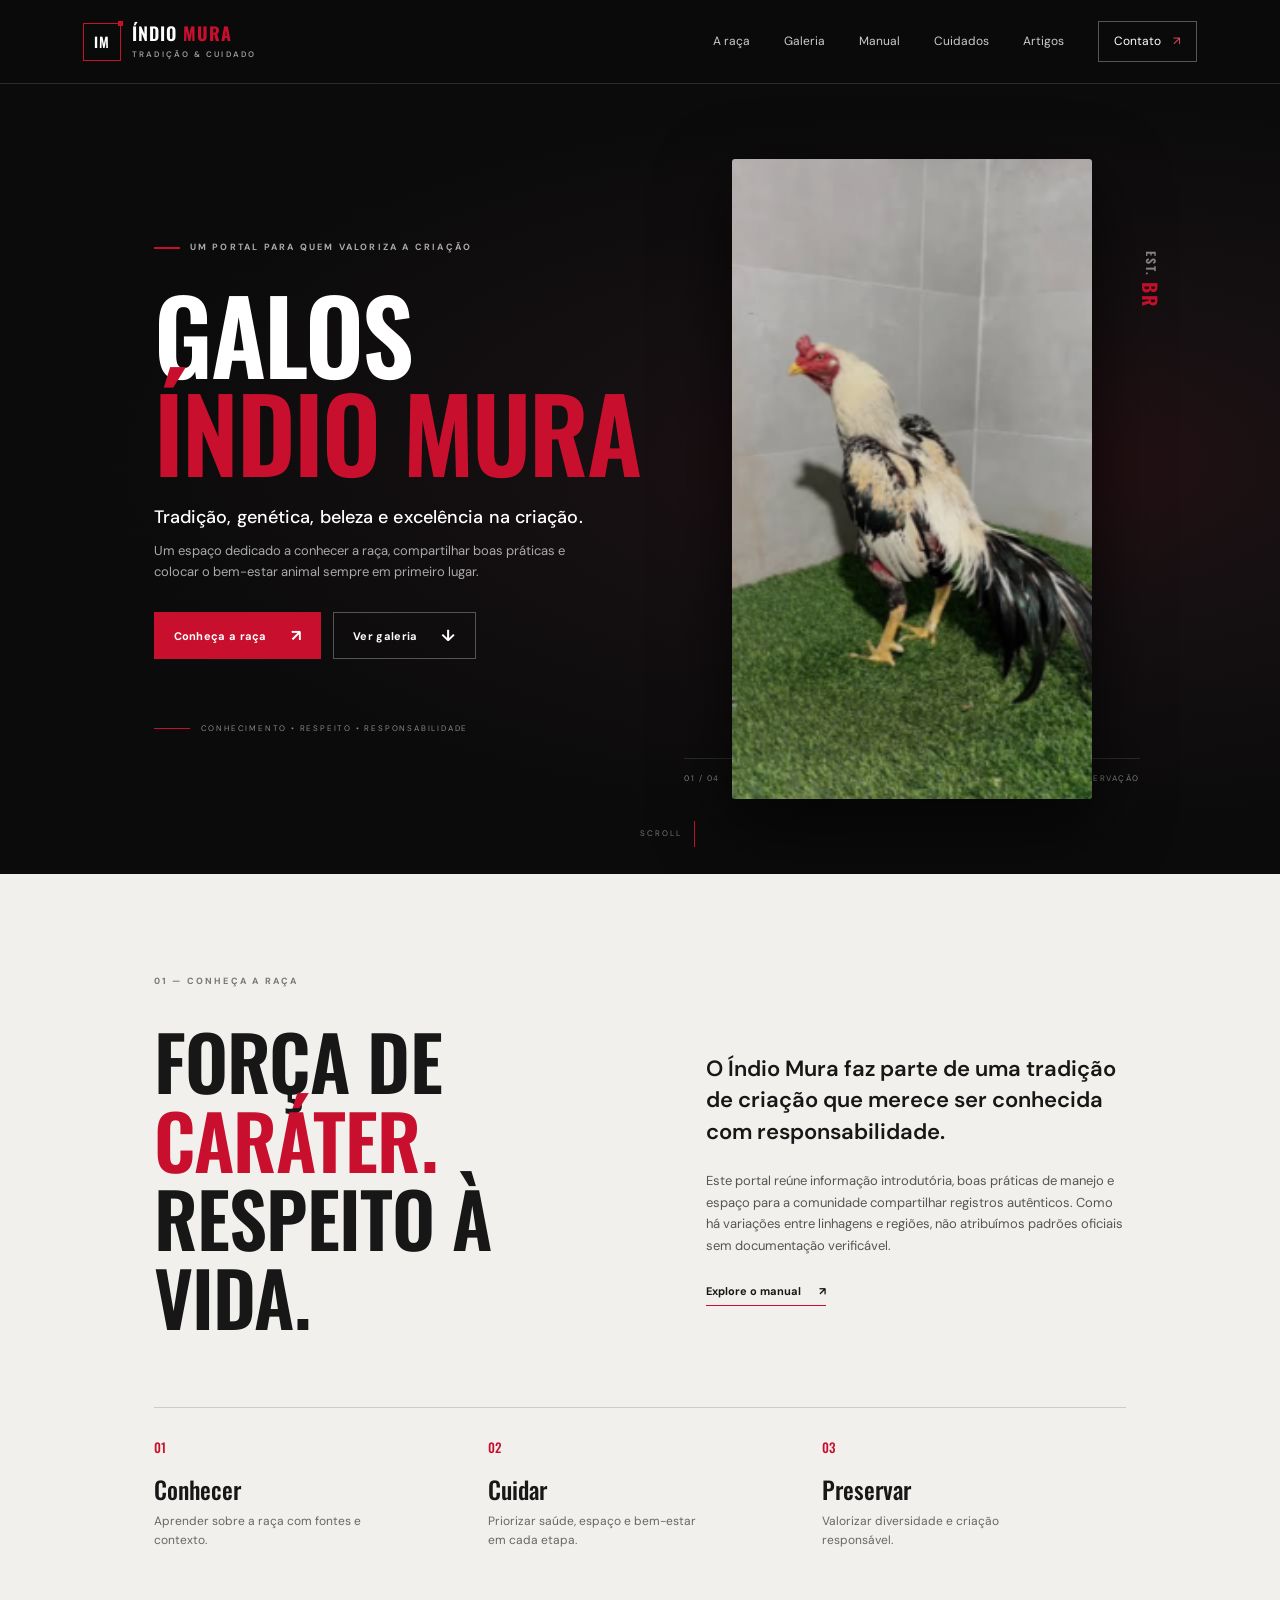
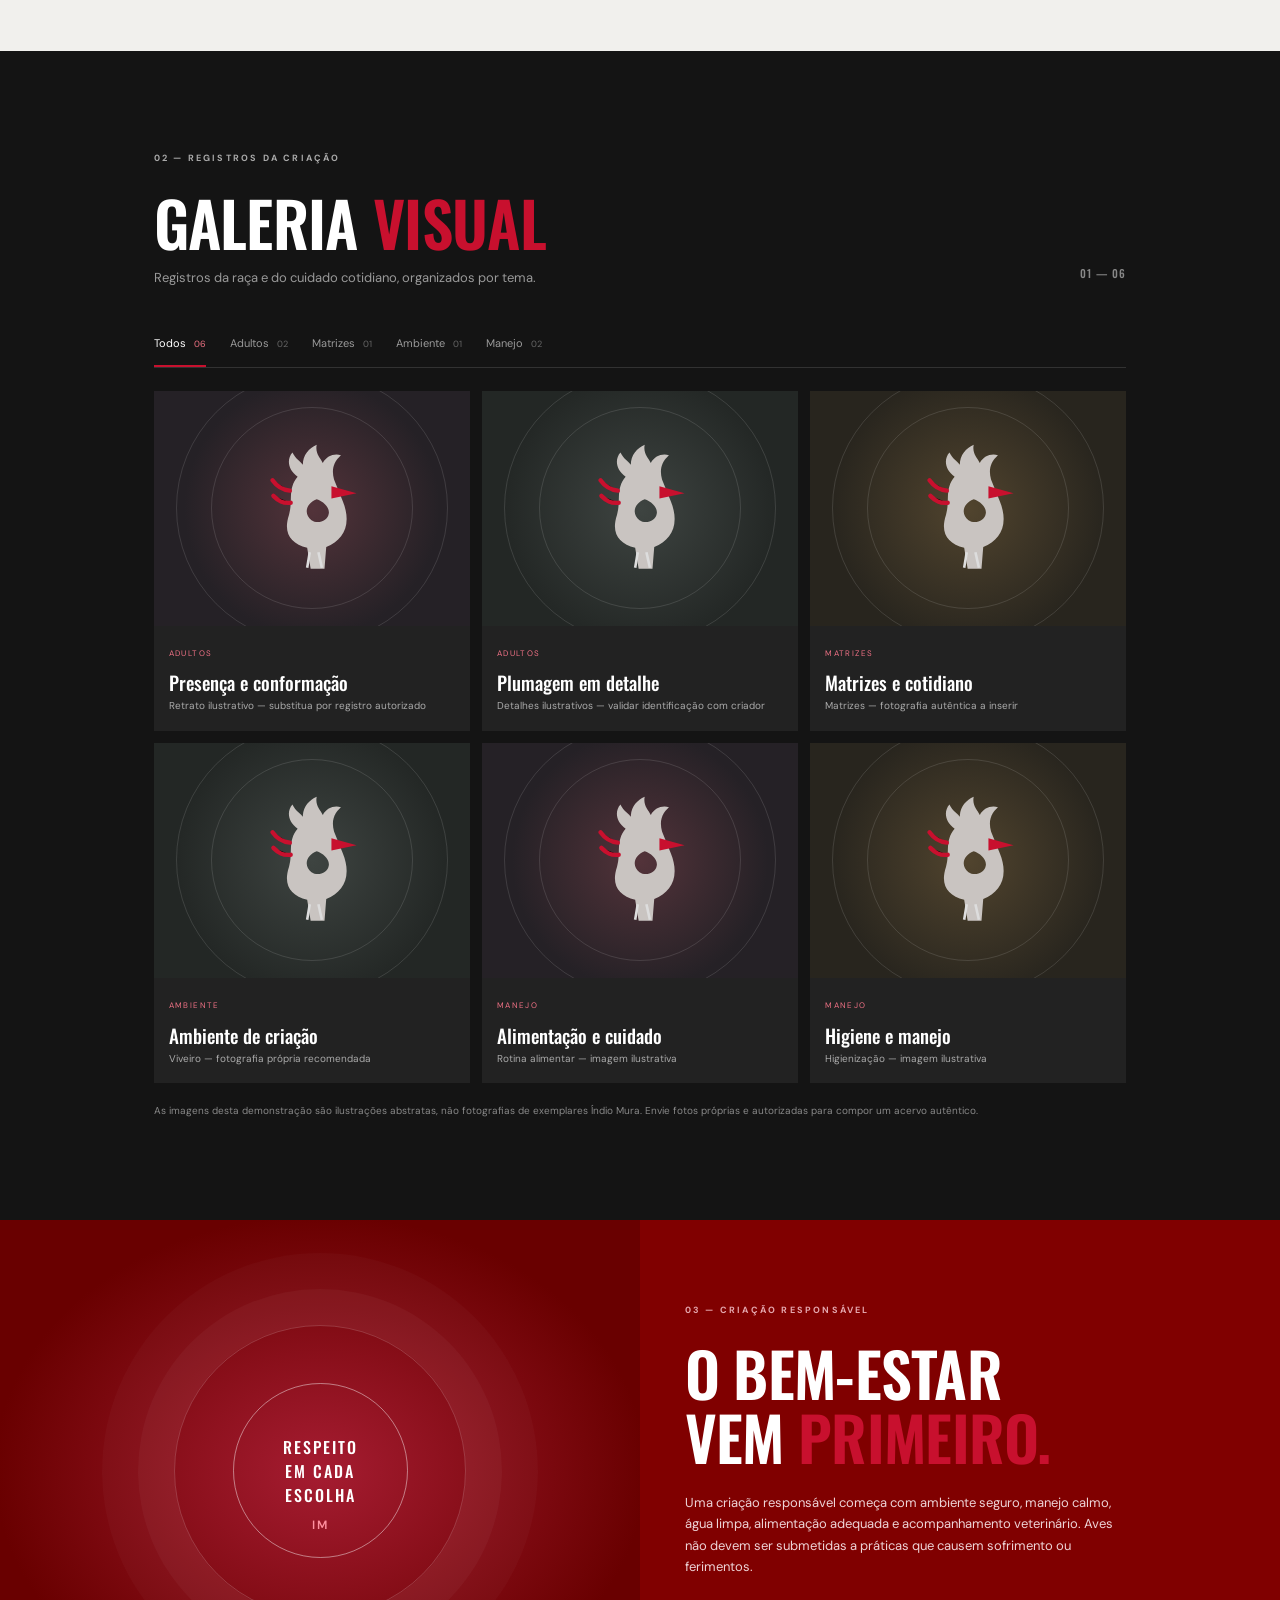
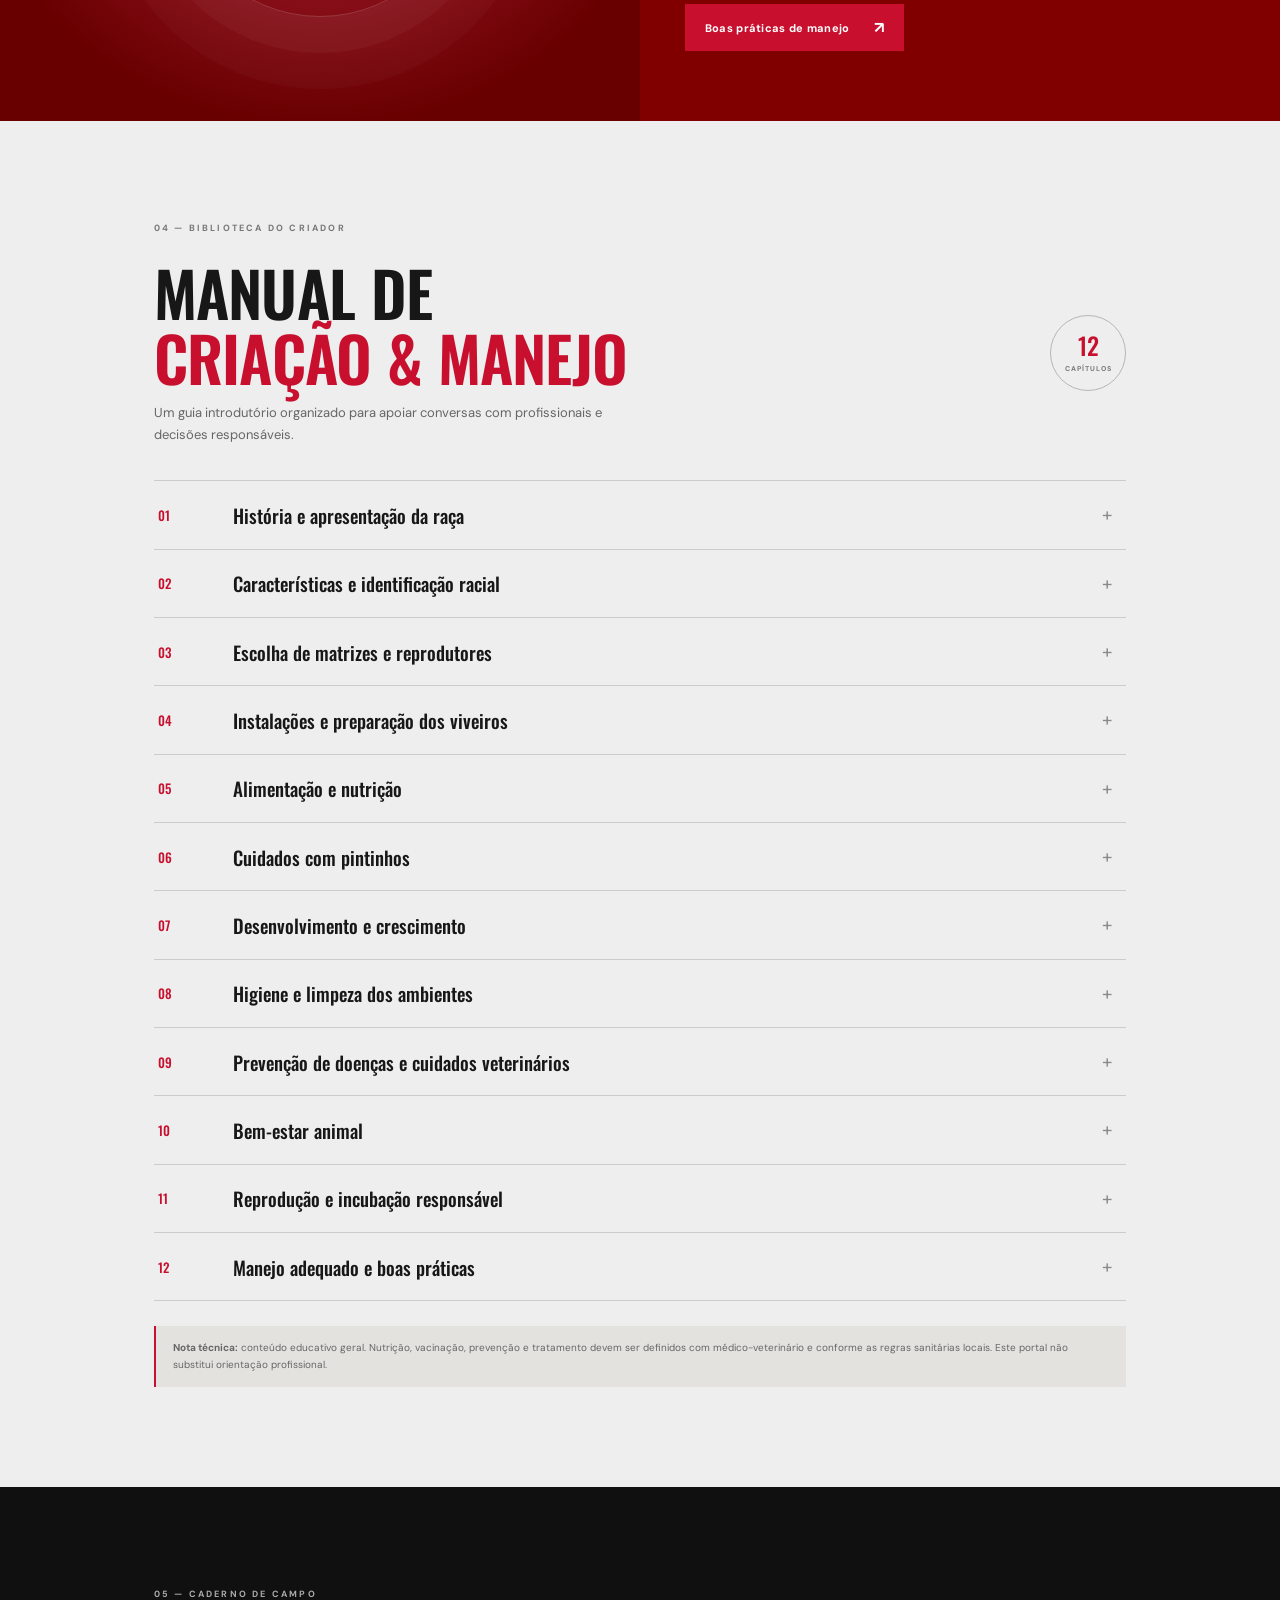
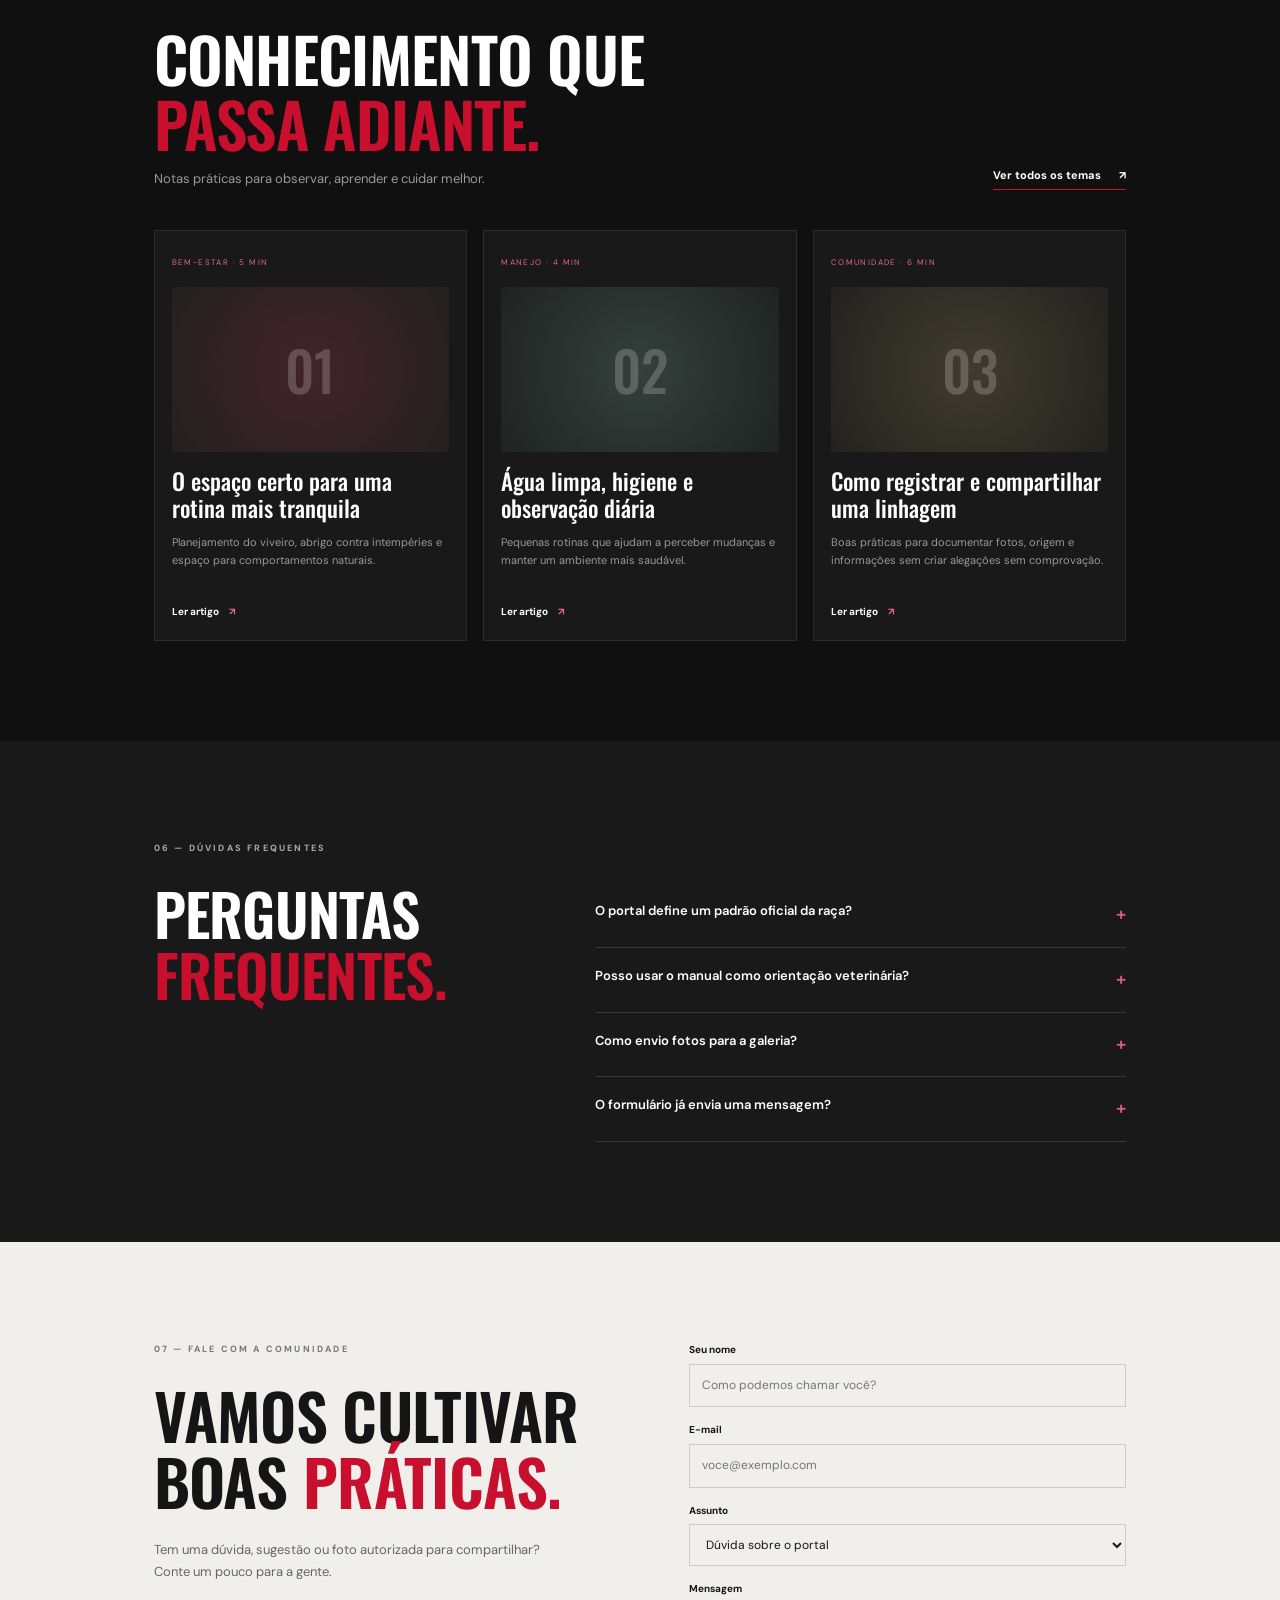
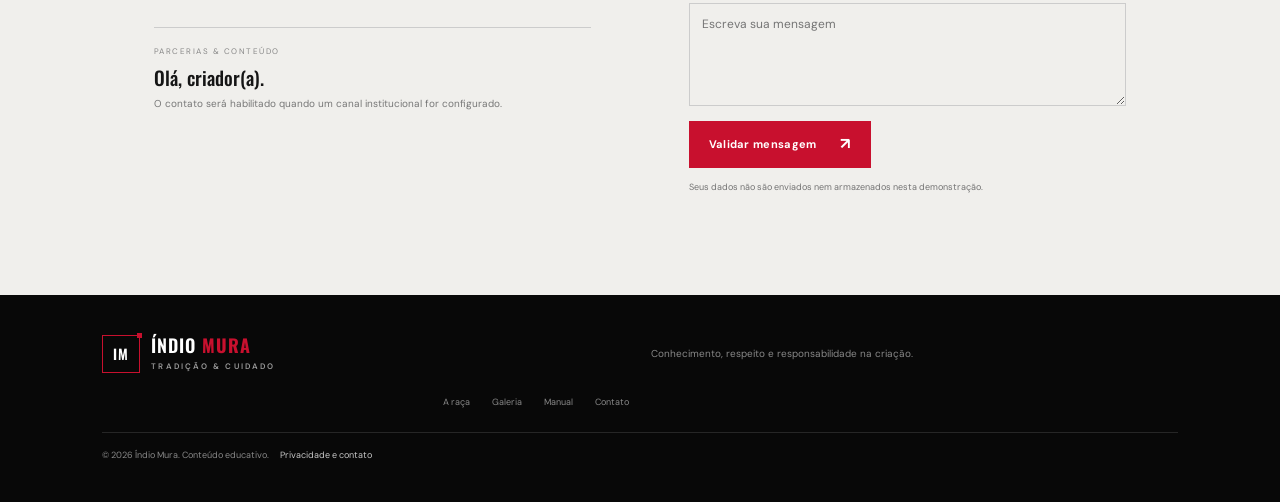
<file: index.html>
<!doctype html>
<html lang="pt-BR">
<head>
  <meta charset="utf-8">
  <meta name="viewport" content="width=device-width, initial-scale=1">
  <meta name="theme-color" content="#0b0b0b">
  <meta name="description" content="Conheça o Galo Índio Mura: tradição, características, criação responsável, manejo e cuidados em um portal feito para criadores e admiradores.">
  <meta property="og:title" content="Índio Mura — tradição que se cria com responsabilidade">
  <meta property="og:description" content="Um portal de referência para conhecer, cuidar e valorizar o Galo Índio Mura.">
  <meta property="og:type" content="website">
  <title>Índio Mura — tradição que se cria com responsabilidade</title>
  <link rel="preconnect" href="https://fonts.googleapis.com">
  <link rel="preconnect" href="https://fonts.gstatic.com" crossorigin>
  <link href="https://fonts.googleapis.com/css2?family=DM+Sans:wght@400;500;600;700&family=Oswald:wght@400;500;600;700&display=swap" rel="stylesheet">
  <link rel="stylesheet" href="styles.css">
  <link rel="stylesheet" href="photo.css">
  <script type="application/ld+json">{"@context":"https://schema.org","@type":"WebSite","name":"Índio Mura","description":"Portal informativo sobre a raça e práticas responsáveis de criação e manejo.","inLanguage":"pt-BR"}</script>
</head>
<body>
  <a class="skip-link" href="#conteudo">Pular para o conteúdo</a>
  <header class="site-header">
    <a class="brand" href="#inicio" aria-label="Índio Mura, início"><span class="brand-mark" aria-hidden="true">IM</span><span>ÍNDIO <b>MURA</b><small>TRADIÇÃO &amp; CUIDADO</small></span></a>
    <button class="menu-toggle" aria-expanded="false" aria-controls="main-nav" aria-label="Abrir menu"><span></span><span></span></button>
    <nav id="main-nav" class="main-nav" aria-label="Navegação principal">
      <a href="raca.html">A raça</a><a href="galeria.html">Galeria</a><a href="manual.html">Manual</a><a href="cuidados.html">Cuidados</a><a href="artigos.html">Artigos</a><a href="contato.html" class="nav-contact">Contato <span aria-hidden="true">↗</span></a>
    </nav>
  </header>
  <main id="conteudo">
    <section class="hero" id="inicio" aria-labelledby="hero-title">
      <div class="hero-texture" aria-hidden="true"></div>
      <div class="hero-content"><p class="eyebrow"><span></span> UM PORTAL PARA QUEM VALORIZA A CRIAÇÃO</p><h1 id="hero-title">GALOS<br><em>ÍNDIO MURA</em></h1><p class="hero-lead">Tradição, genética, beleza e excelência na criação.</p><p class="hero-copy">Um espaço dedicado a conhecer a raça, compartilhar boas práticas e colocar o bem-estar animal sempre em primeiro lugar.</p><div class="hero-actions"><a class="button button-red" href="#raca">Conheça a raça <span aria-hidden="true">↗</span></a><a class="button button-outline" href="#galeria">Ver galeria <span aria-hidden="true">↓</span></a></div><div class="hero-note"><span class="note-line"></span> CONHECIMENTO • RESPEITO • RESPONSABILIDADE</div></div>
      <div class="hero-art" role="img" aria-label="Galo Índio Mura"><div class="art-glow"></div><div class="art-ring"></div><img class="hero-photo" src="galo1.png" alt="Galo Índio Mura fotografado pelo criador" hidden><div class="bird-illustration" aria-hidden="true"><svg viewBox="0 0 490 590" xmlns="http://www.w3.org/2000/svg"><path d="M186 155c-34-23-47-62-22-91 4 26 25 36 36 51-8-35 1-61 28-82-4 29 11 44 22 60 9-28 30-42 58-43-15 21-15 43-8 62 24-10 45-6 63 7-30 8-52 25-65 51-7 16-6 34-3 54 7 45 41 78 52 127 13 60-19 113-73 137l-8 71h-40l-9-72c-30-8-60-27-72-57-14-34-2-63 4-93 6-32-5-60-10-87-5-27-3-62 11-91l-35-22 42-2 29-30Zm95 43c-29 7-49 23-58 50-9 27 2 56 24 69 20 12 48 7 61-12 15-23 4-48-7-69-8-15-13-27-20-38Zm-64 195c-26 5-47 22-51 45-5 25 15 43 40 45 31 3 66-12 73-41 7-28-29-56-62-49Z" fill="currentColor"/><path d="m311 205 101 28-99 17c7-15 7-30-2-45Z" fill="#C8102E"/><path d="m178 507-16 55h-48v-12l46-18 18-25Zm83 1 18 54h47v-12l-47-18-18-24Z" fill="#D1D1D1"/><path d="M170 247c-28-3-53-14-71-33 3 34 28 57 66 59m-31 22c-28-3-50-16-64-38 1 34 23 59 59 65" fill="none" stroke="#C8102E" stroke-width="13" stroke-linecap="round"/></svg></div><div class="art-caption"><span>01 / 04</span><span>IDENTIDADE • RESPEITO • PRESERVAÇÃO</span></div><div class="art-label">EST. <b>BR</b></div></div>
      <a href="#raca" class="scroll-cue" aria-label="Role para conhecer a raça">SCROLL <span></span></a>
    </section>
    <section class="intro section-pad" id="raca"><div class="section-kicker">01 — CONHEÇA A RAÇA</div><div class="intro-grid"><div><h2>FORÇA DE<br><em>CARÁTER.</em><br>RESPEITO À VIDA.</h2></div><div class="intro-copy"><p class="large-copy">O Índio Mura faz parte de uma tradição de criação que merece ser conhecida com responsabilidade.</p><p>Este portal reúne informação introdutória, boas práticas de manejo e espaço para a comunidade compartilhar registros autênticos. Como há variações entre linhagens e regiões, não atribuímos padrões oficiais sem documentação verificável.</p><a class="text-link" href="#manual">Explore o manual <span aria-hidden="true">↗</span></a></div></div><div class="stat-row"><article><span class="stat-number">01</span><h3>Conhecer</h3><p>Aprender sobre a raça com fontes e contexto.</p></article><article><span class="stat-number">02</span><h3>Cuidar</h3><p>Priorizar saúde, espaço e bem-estar em cada etapa.</p></article><article><span class="stat-number">03</span><h3>Preservar</h3><p>Valorizar diversidade e criação responsável.</p></article></div></section>
    <section class="gallery section-pad" id="galeria"><div class="section-kicker">02 — REGISTROS DA CRIAÇÃO</div><div class="section-heading"><div><h2>GALERIA <em>VISUAL</em></h2><p>Registros da raça e do cuidado cotidiano, organizados por tema.</p></div><span class="heading-index">01 — 06</span></div><div class="filter-row" role="group" aria-label="Filtrar imagens por categoria"><button class="filter active" data-filter="todos" aria-pressed="true">Todos <span>06</span></button><button class="filter" data-filter="adultos" aria-pressed="false">Adultos <span>02</span></button><button class="filter" data-filter="matrizes" aria-pressed="false">Matrizes <span>01</span></button><button class="filter" data-filter="ambiente" aria-pressed="false">Ambiente <span>01</span></button><button class="filter" data-filter="manejo" aria-pressed="false">Manejo <span>02</span></button></div><div class="gallery-grid" id="gallery-grid"></div><p class="gallery-disclaimer">As imagens desta demonstração são ilustrações abstratas, não fotografias de exemplares Índio Mura. Envie fotos próprias e autorizadas para compor um acervo autêntico.</p></section>
    <section class="responsible" id="cuidados"><div class="responsible-art" aria-hidden="true"><div class="care-circle"><span>RESPEITO<br>EM CADA<br>ESCOLHA</span><b>IM</b></div></div><div class="responsible-copy"><div class="section-kicker">03 — CRIAÇÃO RESPONSÁVEL</div><h2>O BEM-ESTAR<br>VEM <em>PRIMEIRO.</em></h2><p>Uma criação responsável começa com ambiente seguro, manejo calmo, água limpa, alimentação adequada e acompanhamento veterinário. Aves não devem ser submetidas a práticas que causem sofrimento ou ferimentos.</p><a class="button button-red" href="#manual">Boas práticas de manejo <span aria-hidden="true">↗</span></a></div></section>
    <section class="manual section-pad" id="manual"><div class="section-kicker">04 — BIBLIOTECA DO CRIADOR</div><div class="section-heading"><div><h2>MANUAL DE<br><em>CRIAÇÃO &amp; MANEJO</em></h2><p>Um guia introdutório organizado para apoiar conversas com profissionais e decisões responsáveis.</p></div><span class="manual-seal">12<br><small>CAPÍTULOS</small></span></div><div class="chapter-list" id="chapter-list"></div><p class="source-note"><b>Nota técnica:</b> conteúdo educativo geral. Nutrição, vacinação, prevenção e tratamento devem ser definidos com médico-veterinário e conforme as regras sanitárias locais. Este portal não substitui orientação profissional.</p></section>
    <section class="articles section-pad" id="artigos"><div class="section-kicker">05 — CADERNO DE CAMPO</div><div class="section-heading"><div><h2>CONHECIMENTO QUE<br><em>PASSA ADIANTE.</em></h2><p>Notas práticas para observar, aprender e cuidar melhor.</p></div><a class="text-link" href="#manual">Ver todos os temas <span aria-hidden="true">↗</span></a></div><div class="article-grid"><article class="article-card"><span class="article-tag">BEM-ESTAR · 5 MIN</span><div class="article-art article-art-one" aria-hidden="true">01</div><h3>O espaço certo para uma rotina mais tranquila</h3><p>Planejamento do viveiro, abrigo contra intempéries e espaço para comportamentos naturais.</p><a href="#cuidados" aria-label="Leia sobre espaço e bem-estar">Ler artigo <span>↗</span></a></article><article class="article-card"><span class="article-tag">MANEJO · 4 MIN</span><div class="article-art article-art-two" aria-hidden="true">02</div><h3>Água limpa, higiene e observação diária</h3><p>Pequenas rotinas que ajudam a perceber mudanças e manter um ambiente mais saudável.</p><a href="#manual" aria-label="Leia sobre higiene e rotina">Ler artigo <span>↗</span></a></article><article class="article-card"><span class="article-tag">COMUNIDADE · 6 MIN</span><div class="article-art article-art-three" aria-hidden="true">03</div><h3>Como registrar e compartilhar uma linhagem</h3><p>Boas práticas para documentar fotos, origem e informações sem criar alegações sem comprovação.</p><a href="#contato" aria-label="Leia sobre registros responsáveis">Ler artigo <span>↗</span></a></article></div></section>
    <section class="faq section-pad"><div class="section-kicker">06 — DÚVIDAS FREQUENTES</div><div class="faq-grid"><h2>PERGUNTAS<br><em>FREQUENTES.</em></h2><div class="faq-list"><details><summary>O portal define um padrão oficial da raça?<span>+</span></summary><p>Não. As informações sobre características são apresentadas com cautela. Consulte documentação de associações e profissionais qualificados antes de tratar qualquer característica como padrão oficial.</p></details><details><summary>Posso usar o manual como orientação veterinária?<span>+</span></summary><p>Não. O manual é educativo e não substitui avaliação, diagnóstico ou prescrição de um médico-veterinário.</p></details><details><summary>Como envio fotos para a galeria?<span>+</span></summary><p>Use o contato abaixo. Envie imagens próprias ou com autorização explícita, além da legenda e da categoria. A publicação depende de revisão editorial.</p></details><details><summary>O formulário já envia uma mensagem?<span>+</span></summary><p>Esta versão é uma interface demonstrativa. Para receber e armazenar mensagens com segurança, conecte um serviço de formulário com proteção contra spam e política de privacidade publicada.</p></details></div></div></section>
    <section class="contact section-pad" id="contato"><div class="contact-copy"><div class="section-kicker">07 — FALE COM A COMUNIDADE</div><h2>VAMOS CULTIVAR<br>BOAS <em>PRÁTICAS.</em></h2><p>Tem uma dúvida, sugestão ou foto autorizada para compartilhar? Conte um pouco para a gente.</p><div class="contact-detail"><span>PARCERIAS &amp; CONTEÚDO</span><b>Olá, criador(a).</b><small>O contato será habilitado quando um canal institucional for configurado.</small></div></div><form class="contact-form" id="contact-form" novalidate><label for="name">Seu nome</label><input id="name" name="name" autocomplete="name" required maxlength="80" placeholder="Como podemos chamar você?"><label for="email">E-mail</label><input id="email" name="email" type="email" autocomplete="email" required maxlength="120" placeholder="voce@exemplo.com"><label for="subject">Assunto</label><select id="subject" name="subject"><option>Dúvida sobre o portal</option><option>Envio de fotografia autorizada</option><option>Sugestão de conteúdo</option><option>Parceria</option></select><label for="message">Mensagem</label><textarea id="message" name="message" rows="4" required maxlength="1200" placeholder="Escreva sua mensagem"></textarea><button class="button button-red" type="submit">Validar mensagem <span aria-hidden="true">↗</span></button><p class="form-status" id="form-status" aria-live="polite">Seus dados não são enviados nem armazenados nesta demonstração.</p></form></section>
  </main>
  <footer class="site-footer"><a class="brand" href="#inicio"><span class="brand-mark">IM</span><span>ÍNDIO <b>MURA</b><small>TRADIÇÃO &amp; CUIDADO</small></span></a><p>Conhecimento, respeito e responsabilidade na criação.</p><nav aria-label="Links do rodapé"><a href="#raca">A raça</a><a href="#galeria">Galeria</a><a href="#manual">Manual</a><a href="#contato">Contato</a></nav><small>© <span id="year"></span> Índio Mura. Conteúdo educativo. <a href="#contato">Privacidade e contato</a></small></footer>
  <dialog class="lightbox" id="lightbox" aria-label="Visualização de imagem"><button class="lightbox-close" aria-label="Fechar imagem">×</button><button class="lightbox-prev" aria-label="Imagem anterior">←</button><div class="lightbox-image"></div><button class="lightbox-next" aria-label="Próxima imagem">→</button><p class="lightbox-caption"></p></dialog>
  <script src="app.js" defer></script>
</body>
</html>
</file>
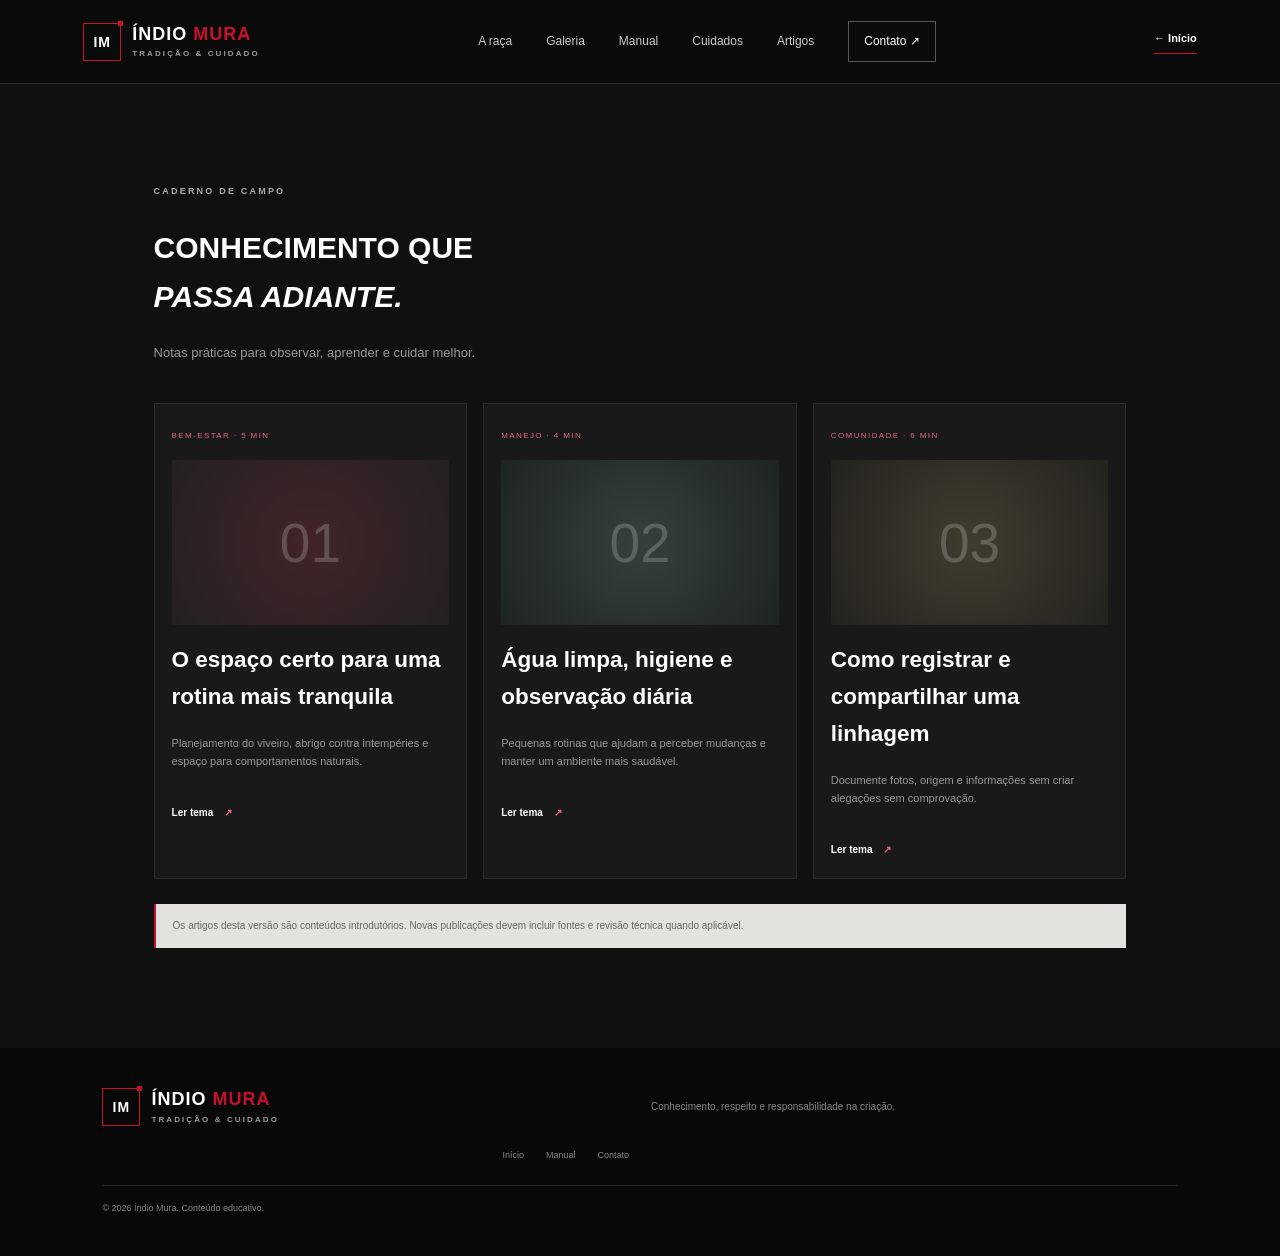
<file: artigos.html>
<!doctype html><html lang="pt-BR"><head><meta charset="utf-8"><meta name="viewport" content="width=device-width,initial-scale=1"><meta name="description" content="Artigos e notas sobre criação responsável, bem-estar e manejo do Galo Índio Mura."><title>Artigos e novidades — Índio Mura</title><link rel="stylesheet" href="styles.css"></head><body><header class="site-header"><a class="brand" href="index.html"><span class="brand-mark">IM</span><span>ÍNDIO <b>MURA</b><small>TRADIÇÃO &amp; CUIDADO</small></span></a><nav class="main-nav"><a href="raca.html">A raça</a><a href="galeria.html">Galeria</a><a href="manual.html">Manual</a><a href="cuidados.html">Cuidados</a><a href="artigos.html">Artigos</a><a class="nav-contact" href="contato.html">Contato ↗</a></nav><a class="text-link" href="index.html">← Início</a></header><main class="section-pad articles"><div class="section-kicker">CADERNO DE CAMPO</div><div class="section-heading"><div><h1>CONHECIMENTO QUE<br><em>PASSA ADIANTE.</em></h1><p>Notas práticas para observar, aprender e cuidar melhor.</p></div></div><div class="article-grid"><article class="article-card"><span class="article-tag">BEM-ESTAR · 5 MIN</span><div class="article-art">01</div><h2>O espaço certo para uma rotina mais tranquila</h2><p>Planejamento do viveiro, abrigo contra intempéries e espaço para comportamentos naturais.</p><a href="cuidados.html">Ler tema <span>↗</span></a></article><article class="article-card"><span class="article-tag">MANEJO · 4 MIN</span><div class="article-art article-art-two">02</div><h2>Água limpa, higiene e observação diária</h2><p>Pequenas rotinas que ajudam a perceber mudanças e manter um ambiente mais saudável.</p><a href="manual.html">Ler tema <span>↗</span></a></article><article class="article-card"><span class="article-tag">COMUNIDADE · 6 MIN</span><div class="article-art article-art-three">03</div><h2>Como registrar e compartilhar uma linhagem</h2><p>Documente fotos, origem e informações sem criar alegações sem comprovação.</p><a href="galeria.html">Ler tema <span>↗</span></a></article></div><p class="source-note">Os artigos desta versão são conteúdos introdutórios. Novas publicações devem incluir fontes e revisão técnica quando aplicável.</p></main><footer class="site-footer"><a class="brand" href="index.html"><span class="brand-mark">IM</span><span>ÍNDIO <b>MURA</b><small>TRADIÇÃO &amp; CUIDADO</small></span></a><p>Conhecimento, respeito e responsabilidade na criação.</p><nav><a href="index.html">Início</a><a href="manual.html">Manual</a><a href="contato.html">Contato</a></nav><small>© 2026 Índio Mura. Conteúdo educativo.</small></footer></body></html>
</file>
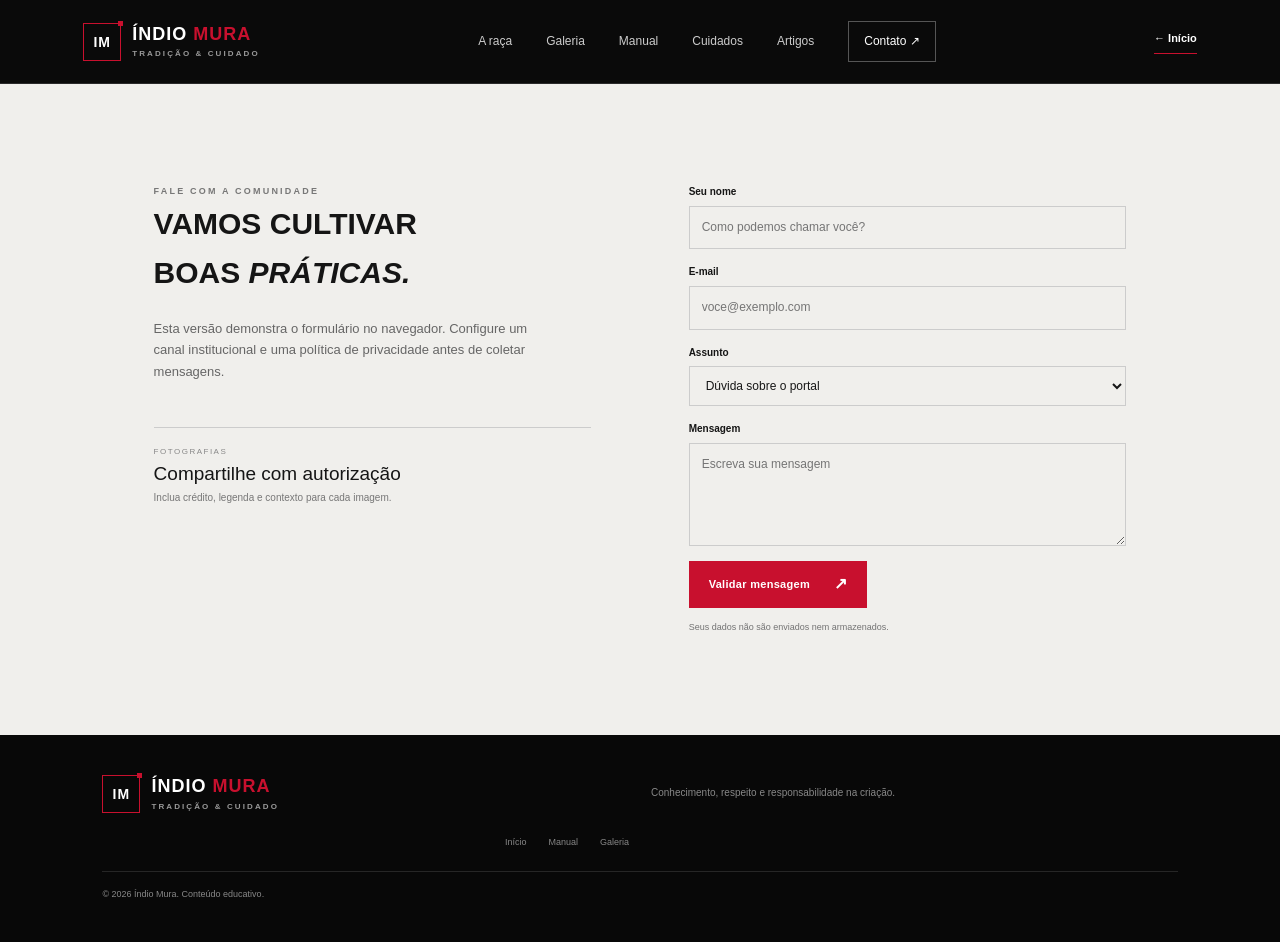
<file: contato.html>
<!doctype html><html lang="pt-BR"><head><meta charset="utf-8"><meta name="viewport" content="width=device-width,initial-scale=1"><meta name="description" content="Entre em contato com o portal Índio Mura para dúvidas, sugestões e fotografias autorizadas."><title>Contato — Índio Mura</title><link rel="stylesheet" href="styles.css"></head><body><header class="site-header"><a class="brand" href="index.html"><span class="brand-mark">IM</span><span>ÍNDIO <b>MURA</b><small>TRADIÇÃO &amp; CUIDADO</small></span></a><nav class="main-nav"><a href="raca.html">A raça</a><a href="galeria.html">Galeria</a><a href="manual.html">Manual</a><a href="cuidados.html">Cuidados</a><a href="artigos.html">Artigos</a><a class="nav-contact" href="contato.html">Contato ↗</a></nav><a class="text-link" href="index.html">← Início</a></header><main class="section-pad contact"><div class="contact-copy"><div class="section-kicker">FALE COM A COMUNIDADE</div><h1>VAMOS CULTIVAR<br>BOAS <em>PRÁTICAS.</em></h1><p>Esta versão demonstra o formulário no navegador. Configure um canal institucional e uma política de privacidade antes de coletar mensagens.</p><div class="contact-detail"><span>FOTOGRAFIAS</span><b>Compartilhe com autorização</b><small>Inclua crédito, legenda e contexto para cada imagem.</small></div></div><form class="contact-form" onsubmit="event.preventDefault();if(this.reportValidity())document.getElementById('form-status').textContent='Mensagem validada no navegador. O envio está desativado até a configuração de um canal seguro.'"><label for="name">Seu nome</label><input id="name" name="name" autocomplete="name" required maxlength="80" placeholder="Como podemos chamar você?"><label for="email">E-mail</label><input id="email" name="email" type="email" autocomplete="email" required maxlength="120" placeholder="voce@exemplo.com"><label for="subject">Assunto</label><select id="subject"><option>Dúvida sobre o portal</option><option>Envio de fotografia autorizada</option><option>Sugestão de conteúdo</option></select><label for="message">Mensagem</label><textarea id="message" required maxlength="1200" rows="4" placeholder="Escreva sua mensagem"></textarea><button class="button button-red" type="submit">Validar mensagem <span>↗</span></button><p id="form-status" class="form-status" aria-live="polite">Seus dados não são enviados nem armazenados.</p></form></main><footer class="site-footer"><a class="brand" href="index.html"><span class="brand-mark">IM</span><span>ÍNDIO <b>MURA</b><small>TRADIÇÃO &amp; CUIDADO</small></span></a><p>Conhecimento, respeito e responsabilidade na criação.</p><nav><a href="index.html">Início</a><a href="manual.html">Manual</a><a href="galeria.html">Galeria</a></nav><small>© 2026 Índio Mura. Conteúdo educativo.</small></footer></body></html>
</file>
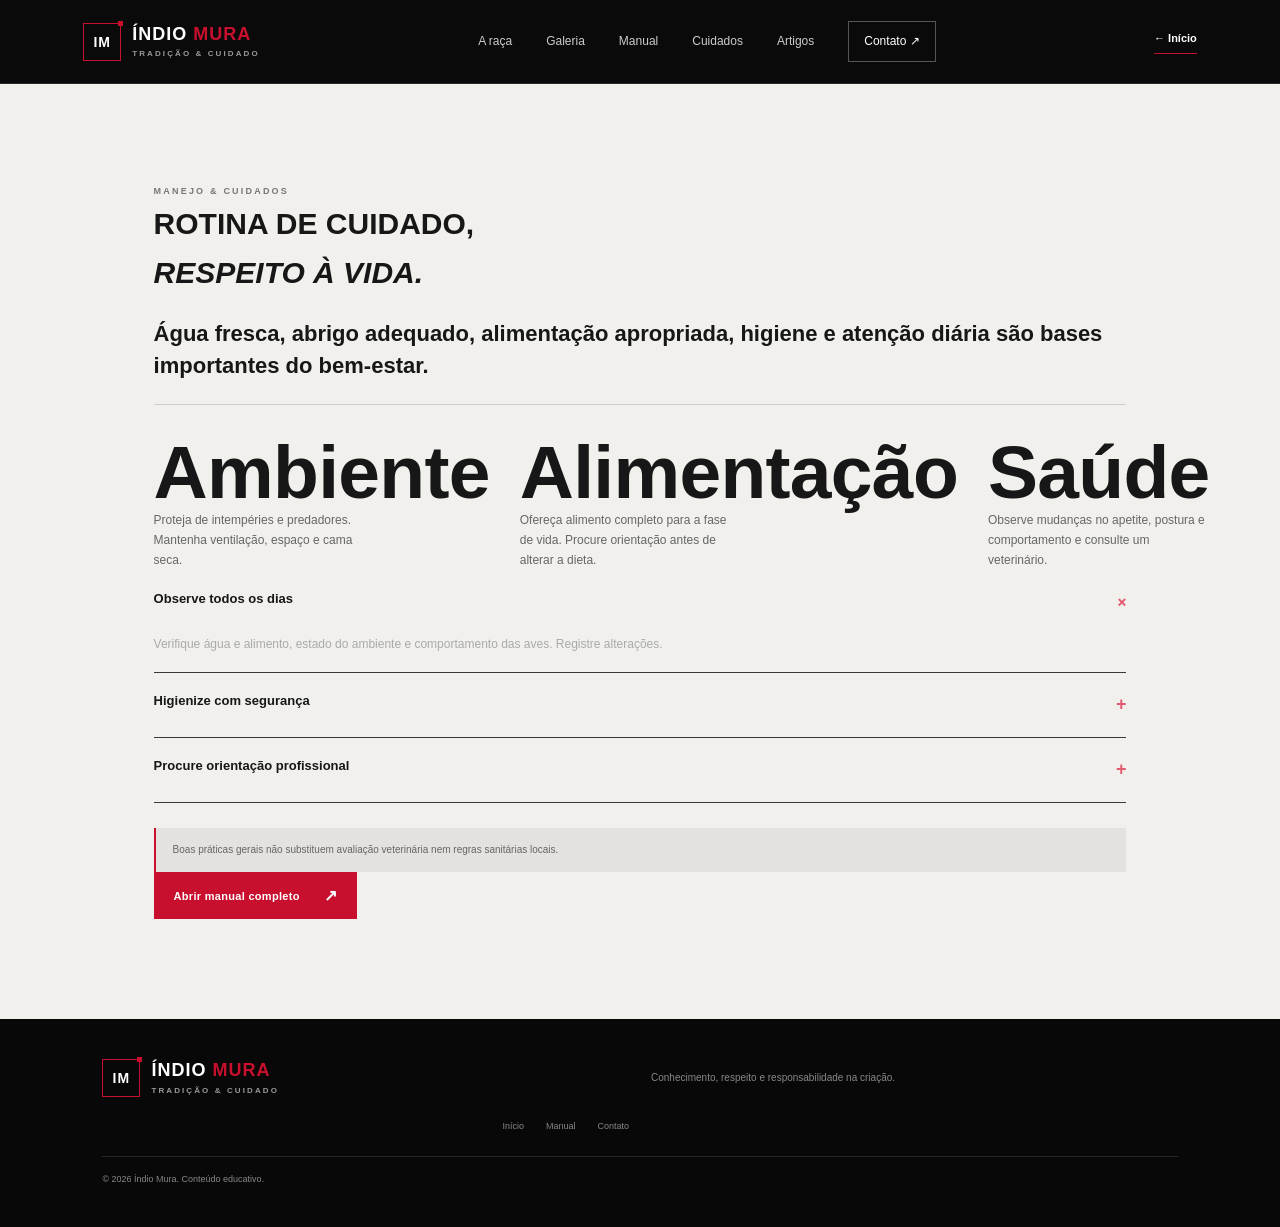
<file: cuidados.html>
<!doctype html><html lang="pt-BR"><head><meta charset="utf-8"><meta name="viewport" content="width=device-width,initial-scale=1"><meta name="description" content="Boas práticas de manejo, alimentação, higiene e bem-estar para aves Índio Mura."><title>Manejo e cuidados — Índio Mura</title><link rel="stylesheet" href="styles.css"></head><body><header class="site-header"><a class="brand" href="index.html"><span class="brand-mark">IM</span><span>ÍNDIO <b>MURA</b><small>TRADIÇÃO &amp; CUIDADO</small></span></a><nav class="main-nav"><a href="raca.html">A raça</a><a href="galeria.html">Galeria</a><a href="manual.html">Manual</a><a href="cuidados.html">Cuidados</a><a href="artigos.html">Artigos</a><a class="nav-contact" href="contato.html">Contato ↗</a></nav><a class="text-link" href="index.html">← Início</a></header><main class="section-pad intro"><div class="section-kicker">MANEJO &amp; CUIDADOS</div><h1>ROTINA DE CUIDADO,<br><em>RESPEITO À VIDA.</em></h1><p class="large-copy">Água fresca, abrigo adequado, alimentação apropriada, higiene e atenção diária são bases importantes do bem-estar.</p><div class="stat-row"><article><h2>Ambiente</h2><p>Proteja de intempéries e predadores. Mantenha ventilação, espaço e cama seca.</p></article><article><h2>Alimentação</h2><p>Ofereça alimento completo para a fase de vida. Procure orientação antes de alterar a dieta.</p></article><article><h2>Saúde</h2><p>Observe mudanças no apetite, postura e comportamento e consulte um veterinário.</p></article></div><div class="faq-list"><details open><summary>Observe todos os dias<span>+</span></summary><p>Verifique água e alimento, estado do ambiente e comportamento das aves. Registre alterações.</p></details><details><summary>Higienize com segurança<span>+</span></summary><p>Limpe recipientes e áreas sujas em rotina regular. Siga instruções dos produtos e mantenha as aves longe durante a higienização.</p></details><details><summary>Procure orientação profissional<span>+</span></summary><p>Vacinas, prevenção e tratamento variam conforme a região e situação sanitária. Procure médico-veterinário.</p></details></div><p class="source-note">Boas práticas gerais não substituem avaliação veterinária nem regras sanitárias locais.</p><a class="button button-red" href="manual.html">Abrir manual completo <span>↗</span></a></main><footer class="site-footer"><a class="brand" href="index.html"><span class="brand-mark">IM</span><span>ÍNDIO <b>MURA</b><small>TRADIÇÃO &amp; CUIDADO</small></span></a><p>Conhecimento, respeito e responsabilidade na criação.</p><nav><a href="index.html">Início</a><a href="manual.html">Manual</a><a href="contato.html">Contato</a></nav><small>© 2026 Índio Mura. Conteúdo educativo.</small></footer></body></html>
</file>
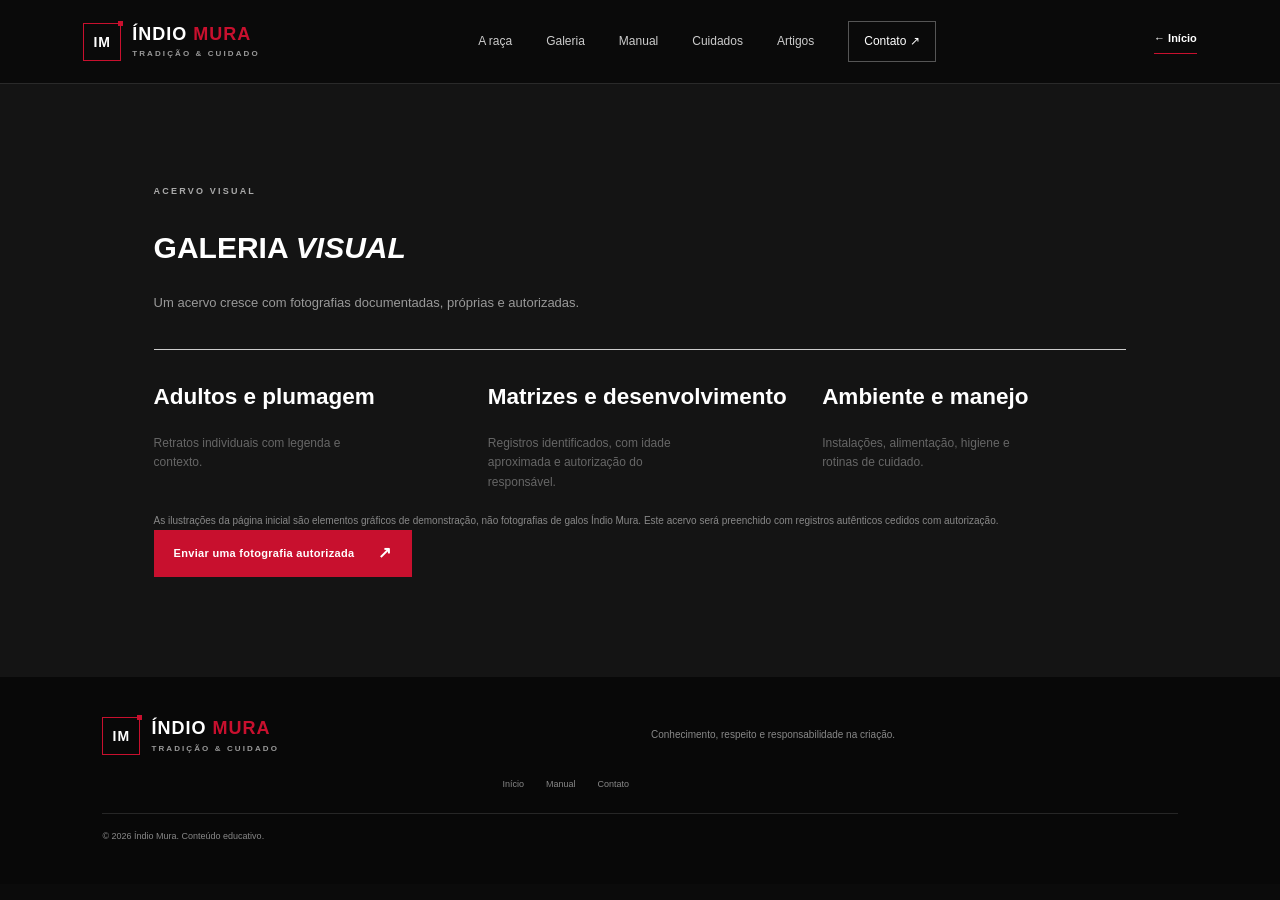
<file: galeria.html>
<!doctype html><html lang="pt-BR"><head><meta charset="utf-8"><meta name="viewport" content="width=device-width,initial-scale=1"><meta name="description" content="Galeria temática do Galo Índio Mura. Contribua com fotografias próprias e autorizadas."><title>Galeria — Índio Mura</title><link rel="stylesheet" href="styles.css"></head><body><header class="site-header"><a class="brand" href="index.html"><span class="brand-mark">IM</span><span>ÍNDIO <b>MURA</b><small>TRADIÇÃO &amp; CUIDADO</small></span></a><nav class="main-nav"><a href="raca.html">A raça</a><a href="galeria.html">Galeria</a><a href="manual.html">Manual</a><a href="cuidados.html">Cuidados</a><a href="artigos.html">Artigos</a><a class="nav-contact" href="contato.html">Contato ↗</a></nav><a class="text-link" href="index.html">← Início</a></header><main class="section-pad gallery"><div class="section-kicker">ACERVO VISUAL</div><div class="section-heading"><div><h1>GALERIA <em>VISUAL</em></h1><p>Um acervo cresce com fotografias documentadas, próprias e autorizadas.</p></div></div><div class="stat-row"><article><h2>Adultos e plumagem</h2><p>Retratos individuais com legenda e contexto.</p></article><article><h2>Matrizes e desenvolvimento</h2><p>Registros identificados, com idade aproximada e autorização do responsável.</p></article><article><h2>Ambiente e manejo</h2><p>Instalações, alimentação, higiene e rotinas de cuidado.</p></article></div><p class="gallery-disclaimer">As ilustrações da página inicial são elementos gráficos de demonstração, não fotografias de galos Índio Mura. Este acervo será preenchido com registros autênticos cedidos com autorização.</p><a class="button button-red" href="contato.html">Enviar uma fotografia autorizada <span>↗</span></a></main><footer class="site-footer"><a class="brand" href="index.html"><span class="brand-mark">IM</span><span>ÍNDIO <b>MURA</b><small>TRADIÇÃO &amp; CUIDADO</small></span></a><p>Conhecimento, respeito e responsabilidade na criação.</p><nav><a href="index.html">Início</a><a href="manual.html">Manual</a><a href="contato.html">Contato</a></nav><small>© 2026 Índio Mura. Conteúdo educativo.</small></footer></body></html>
</file>
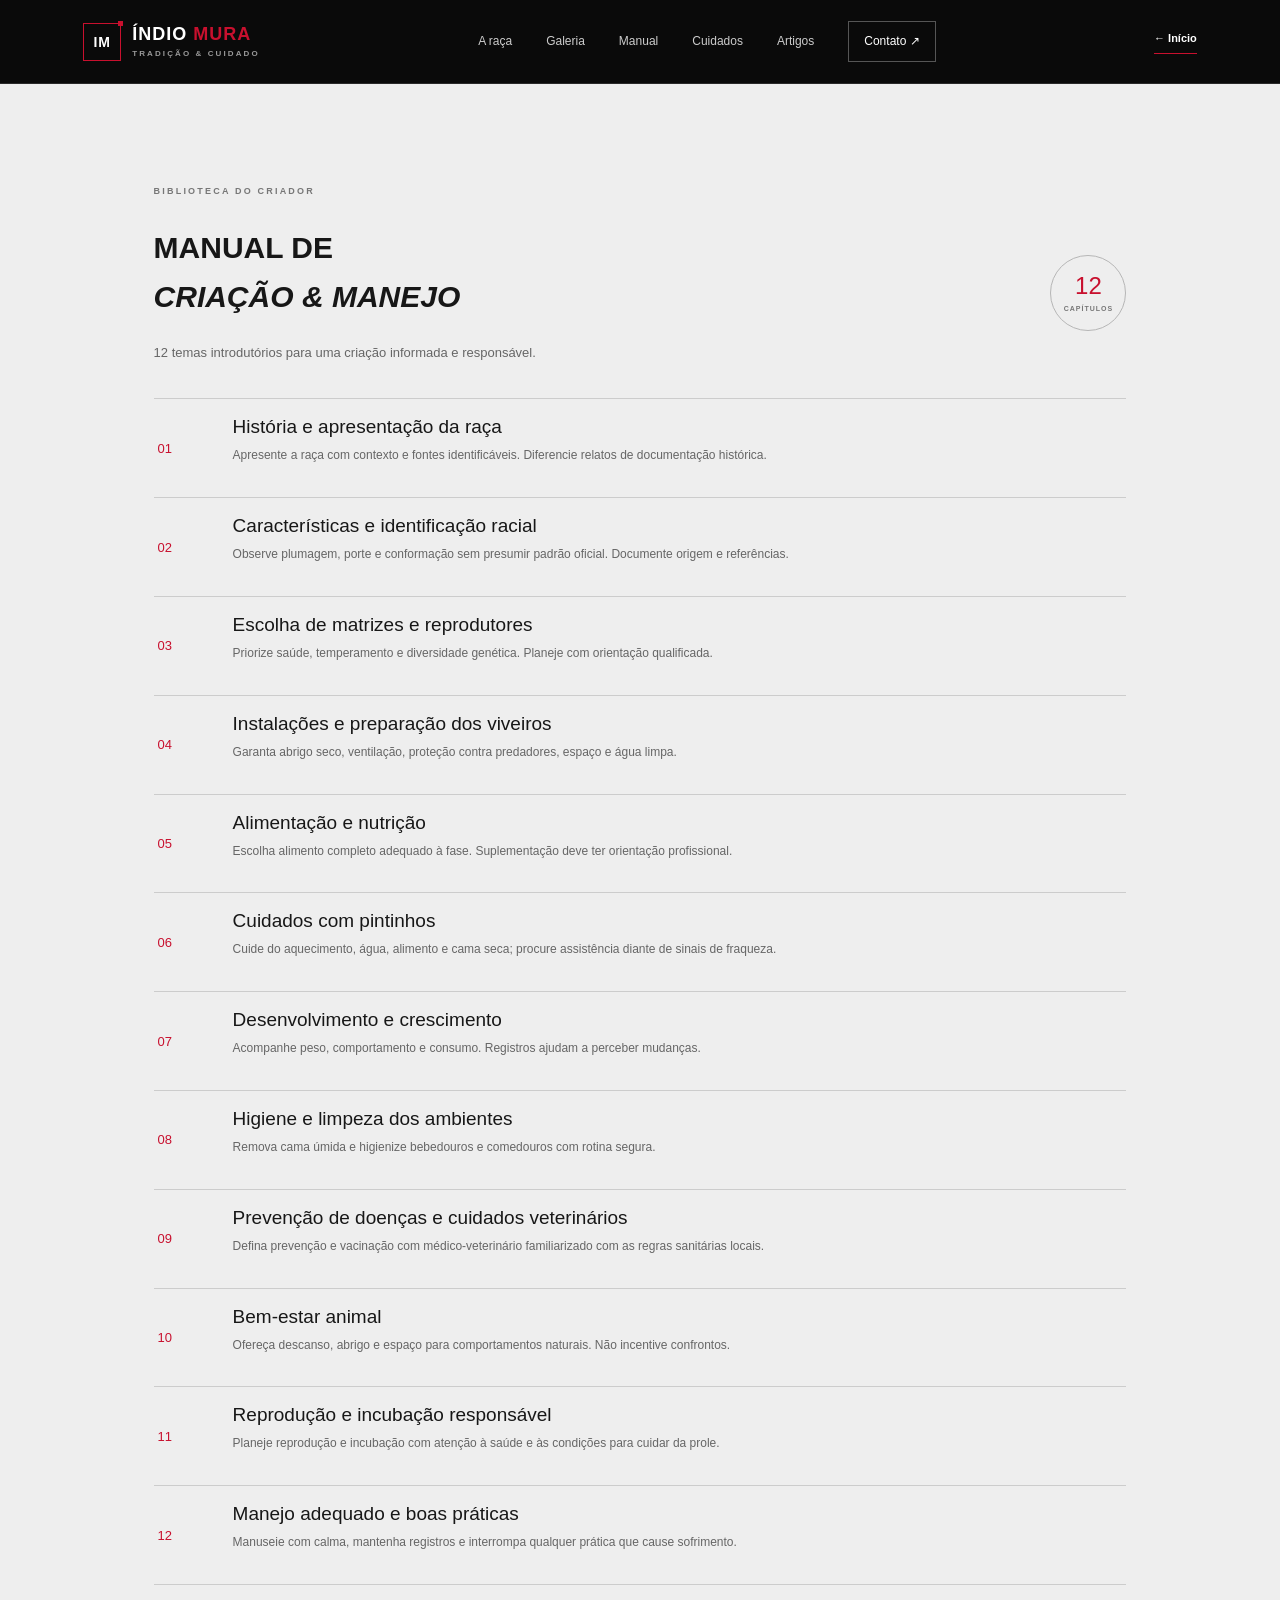
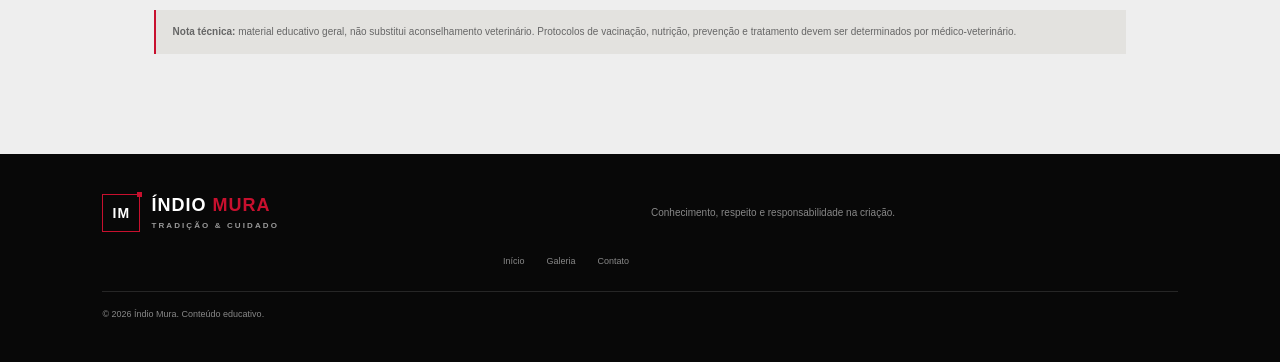
<file: manual.html>
<!doctype html><html lang="pt-BR"><head><meta charset="utf-8"><meta name="viewport" content="width=device-width,initial-scale=1"><meta name="description" content="Manual educativo de criação e manejo responsável do Galo Índio Mura."><title>Manual de criação e manejo — Índio Mura</title><link rel="stylesheet" href="styles.css"></head><body><header class="site-header"><a class="brand" href="index.html"><span class="brand-mark">IM</span><span>ÍNDIO <b>MURA</b><small>TRADIÇÃO &amp; CUIDADO</small></span></a><nav class="main-nav"><a href="raca.html">A raça</a><a href="galeria.html">Galeria</a><a href="manual.html">Manual</a><a href="cuidados.html">Cuidados</a><a href="artigos.html">Artigos</a><a class="nav-contact" href="contato.html">Contato ↗</a></nav><a class="text-link" href="index.html">← Início</a></header><main class="section-pad manual"><div class="section-kicker">BIBLIOTECA DO CRIADOR</div><div class="section-heading"><div><h1>MANUAL DE<br><em>CRIAÇÃO &amp; MANEJO</em></h1><p>12 temas introdutórios para uma criação informada e responsável.</p></div><span class="manual-seal">12<br><small>CAPÍTULOS</small></span></div><div class="chapter-list"><article class="chapter"><span class="chapter-num">01</span><div><h2 class="chapter-title">História e apresentação da raça</h2><p class="chapter-detail" style="display:block">Apresente a raça com contexto e fontes identificáveis. Diferencie relatos de documentação histórica.</p></div></article><article class="chapter"><span class="chapter-num">02</span><div><h2 class="chapter-title">Características e identificação racial</h2><p class="chapter-detail" style="display:block">Observe plumagem, porte e conformação sem presumir padrão oficial. Documente origem e referências.</p></div></article><article class="chapter"><span class="chapter-num">03</span><div><h2 class="chapter-title">Escolha de matrizes e reprodutores</h2><p class="chapter-detail" style="display:block">Priorize saúde, temperamento e diversidade genética. Planeje com orientação qualificada.</p></div></article><article class="chapter"><span class="chapter-num">04</span><div><h2 class="chapter-title">Instalações e preparação dos viveiros</h2><p class="chapter-detail" style="display:block">Garanta abrigo seco, ventilação, proteção contra predadores, espaço e água limpa.</p></div></article><article class="chapter"><span class="chapter-num">05</span><div><h2 class="chapter-title">Alimentação e nutrição</h2><p class="chapter-detail" style="display:block">Escolha alimento completo adequado à fase. Suplementação deve ter orientação profissional.</p></div></article><article class="chapter"><span class="chapter-num">06</span><div><h2 class="chapter-title">Cuidados com pintinhos</h2><p class="chapter-detail" style="display:block">Cuide do aquecimento, água, alimento e cama seca; procure assistência diante de sinais de fraqueza.</p></div></article><article class="chapter"><span class="chapter-num">07</span><div><h2 class="chapter-title">Desenvolvimento e crescimento</h2><p class="chapter-detail" style="display:block">Acompanhe peso, comportamento e consumo. Registros ajudam a perceber mudanças.</p></div></article><article class="chapter"><span class="chapter-num">08</span><div><h2 class="chapter-title">Higiene e limpeza dos ambientes</h2><p class="chapter-detail" style="display:block">Remova cama úmida e higienize bebedouros e comedouros com rotina segura.</p></div></article><article class="chapter"><span class="chapter-num">09</span><div><h2 class="chapter-title">Prevenção de doenças e cuidados veterinários</h2><p class="chapter-detail" style="display:block">Defina prevenção e vacinação com médico-veterinário familiarizado com as regras sanitárias locais.</p></div></article><article class="chapter"><span class="chapter-num">10</span><div><h2 class="chapter-title">Bem-estar animal</h2><p class="chapter-detail" style="display:block">Ofereça descanso, abrigo e espaço para comportamentos naturais. Não incentive confrontos.</p></div></article><article class="chapter"><span class="chapter-num">11</span><div><div class="chapter-title">Reprodução e incubação responsável</div><p class="chapter-detail" style="display:block">Planeje reprodução e incubação com atenção à saúde e às condições para cuidar da prole.</p></div></article><article class="chapter"><span class="chapter-num">12</span><div><h2 class="chapter-title">Manejo adequado e boas práticas</h2><p class="chapter-detail" style="display:block">Manuseie com calma, mantenha registros e interrompa qualquer prática que cause sofrimento.</p></div></article></div><p class="source-note"><b>Nota técnica:</b> material educativo geral, não substitui aconselhamento veterinário. Protocolos de vacinação, nutrição, prevenção e tratamento devem ser determinados por médico-veterinário.</p></main><footer class="site-footer"><a class="brand" href="index.html"><span class="brand-mark">IM</span><span>ÍNDIO <b>MURA</b><small>TRADIÇÃO &amp; CUIDADO</small></span></a><p>Conhecimento, respeito e responsabilidade na criação.</p><nav><a href="index.html">Início</a><a href="galeria.html">Galeria</a><a href="contato.html">Contato</a></nav><small>© 2026 Índio Mura. Conteúdo educativo.</small></footer></body></html>
</file>
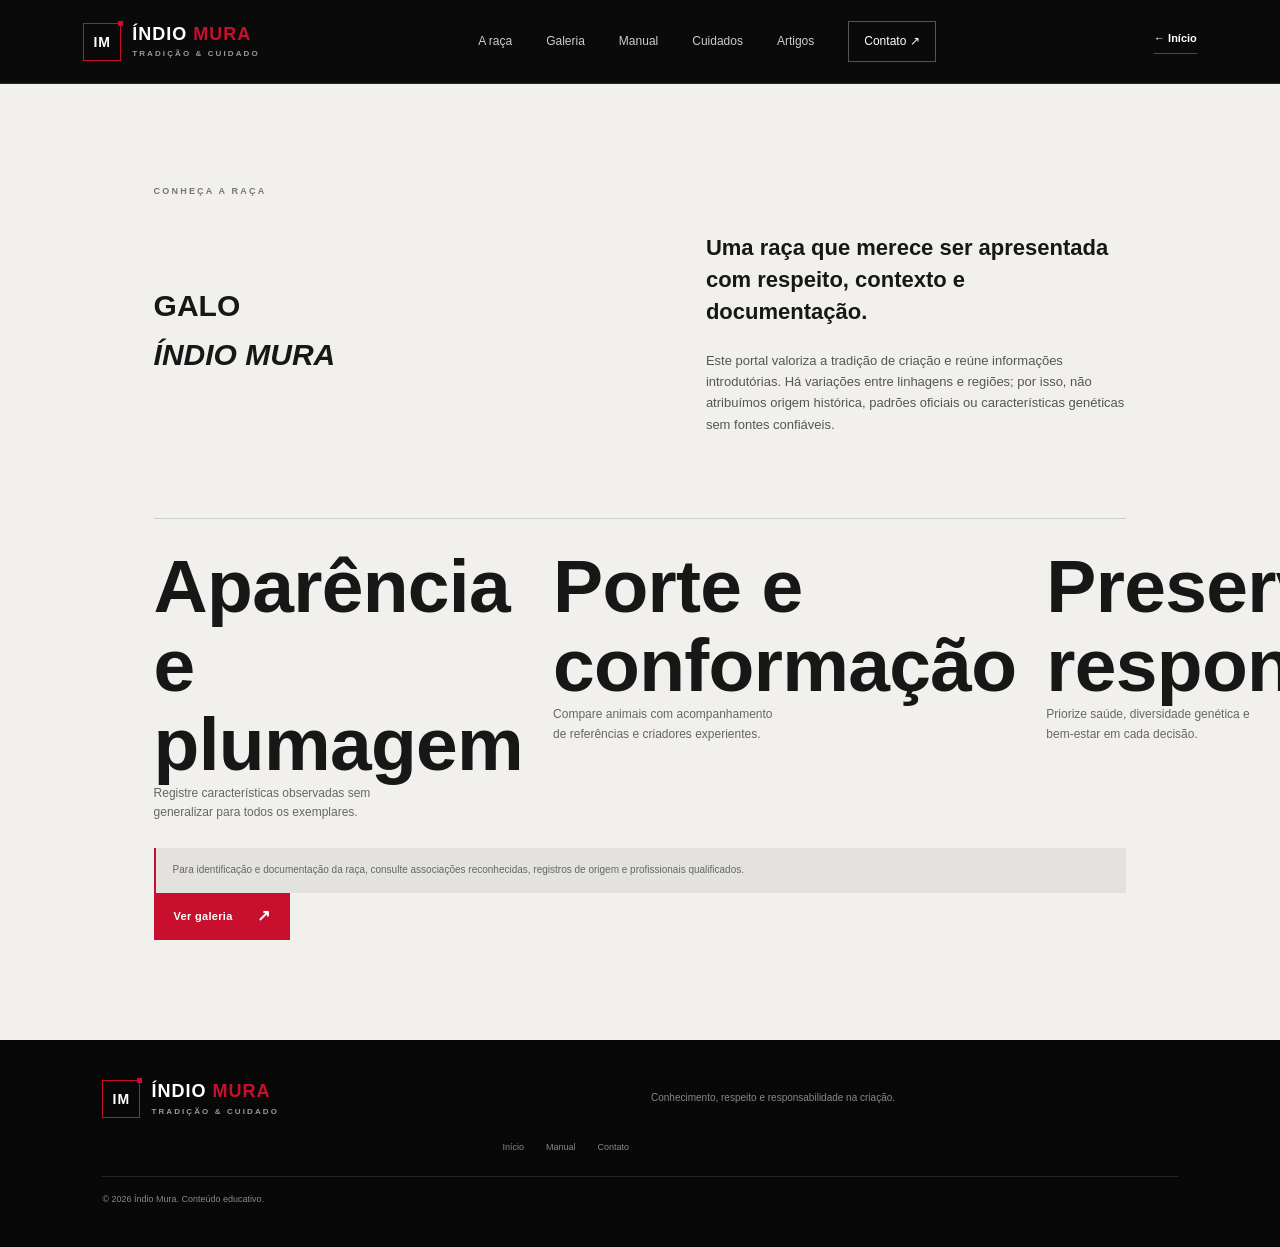
<file: raca.html>
<!doctype html><html lang="pt-BR"><head><meta charset="utf-8"><meta name="viewport" content="width=device-width,initial-scale=1"><meta name="description" content="Conheça o Galo Índio Mura e saiba como valorizar a raça com informação responsável."><title>Conheça a raça — Índio Mura</title><link rel="stylesheet" href="styles.css"></head><body><header class="site-header"><a class="brand" href="index.html"><span class="brand-mark">IM</span><span>ÍNDIO <b>MURA</b><small>TRADIÇÃO &amp; CUIDADO</small></span></a><nav class="main-nav"><a href="raca.html">A raça</a><a href="galeria.html">Galeria</a><a href="manual.html">Manual</a><a href="cuidados.html">Cuidados</a><a href="artigos.html">Artigos</a><a class="nav-contact" href="contato.html">Contato ↗</a></nav><a class="text-link" href="index.html">← Início</a></header><main class="section-pad intro"><div class="section-kicker">CONHEÇA A RAÇA</div><div class="intro-grid"><h1 class="intro h2">GALO<br><em>ÍNDIO MURA</em></h1><div class="intro-copy"><p class="large-copy">Uma raça que merece ser apresentada com respeito, contexto e documentação.</p><p>Este portal valoriza a tradição de criação e reúne informações introdutórias. Há variações entre linhagens e regiões; por isso, não atribuímos origem histórica, padrões oficiais ou características genéticas sem fontes confiáveis.</p></div></div><div class="stat-row"><article><h2>Aparência e plumagem</h2><p>Registre características observadas sem generalizar para todos os exemplares.</p></article><article><h2>Porte e conformação</h2><p>Compare animais com acompanhamento de referências e criadores experientes.</p></article><article><h2>Preservação responsável</h2><p>Priorize saúde, diversidade genética e bem-estar em cada decisão.</p></article></div><p class="source-note">Para identificação e documentação da raça, consulte associações reconhecidas, registros de origem e profissionais qualificados.</p><a class="button button-red" href="galeria.html">Ver galeria <span>↗</span></a></main><footer class="site-footer"><a class="brand" href="index.html"><span class="brand-mark">IM</span><span>ÍNDIO <b>MURA</b><small>TRADIÇÃO &amp; CUIDADO</small></span></a><p>Conhecimento, respeito e responsabilidade na criação.</p><nav><a href="index.html">Início</a><a href="manual.html">Manual</a><a href="contato.html">Contato</a></nav><small>© 2026 Índio Mura. Conteúdo educativo.</small></footer></body></html>
</file>
<file: styles.css>
:root{--black:#0b0b0b;--graphite:#202020;--red:#c8102e;--deep-red:#800000;--white:#fff;--gray:#d1d1d1;--muted:#969696;--line:rgba(255,255,255,.13);--sans:"DM Sans",Arial,sans-serif;--display:"Oswald",Impact,sans-serif}*{box-sizing:border-box}html{scroll-behavior:smooth;scroll-padding-top:88px}body{margin:0;background:var(--black);color:var(--white);font-family:var(--sans);font-size:15px;line-height:1.65}a{color:inherit;text-decoration:none}button,input,textarea,select{font:inherit}button,a,input,textarea,select,summary{outline-offset:4px}a:focus-visible,button:focus-visible,input:focus-visible,textarea:focus-visible,select:focus-visible,summary:focus-visible{outline:2px solid #ff7186}.skip-link{position:absolute;top:-100px;left:16px;z-index:20;background:#fff;color:#111;padding:10px 16px}.skip-link:focus{top:10px}.site-header{height:84px;padding:0 6.5%;display:flex;align-items:center;justify-content:space-between;border-bottom:1px solid var(--line);position:sticky;top:0;z-index:10;background:rgba(11,11,11,.95);backdrop-filter:blur(12px)}.brand{display:flex;align-items:center;gap:11px;font:600 18px var(--display);letter-spacing:1px;line-height:1.05}.brand b{color:var(--red)}.brand small{display:block;color:#999;font:600 8px var(--sans);letter-spacing:2.1px;margin-top:6px}.brand-mark{width:38px;height:38px;border:1px solid var(--red);display:grid;place-items:center;color:#fff;font:600 14px var(--display);position:relative}.brand-mark:after{content:"";position:absolute;width:5px;height:5px;background:var(--red);right:-3px;top:-3px}.main-nav{display:flex;align-items:center;gap:34px}.main-nav a{font-size:12px;color:#ccc;transition:color .2s}.main-nav a:hover,.site-footer nav a:hover{color:white}.main-nav .nav-contact{border:1px solid #555;padding:10px 15px;color:#fff}.nav-contact span{color:#ef4a62;margin-left:9px}.menu-toggle{display:none}.hero{min-height:660px;height:min(790px,calc(100vh - 84px));max-height:900px;position:relative;overflow:hidden;display:grid;grid-template-columns:1fr 1fr;padding:0 9% 0 12%;align-items:center;background:radial-gradient(ellipse at 77% 48%,#291014 0%,#161012 26%,#0b0b0b 65%)}.hero-texture{position:absolute;inset:0;opacity:.2;background-image:linear-gradient(90deg,transparent 49.9%,rgba(255,255,255,.06) 50%,transparent 50.1%),linear-gradient(rgba(255,255,255,.035) 1px,transparent 1px);background-size:100% 100%,100% 64px;mask-image:linear-gradient(90deg,black,transparent 75%)}.hero-content{position:relative;z-index:2;padding-top:18px}.eyebrow,.section-kicker{font-size:9px;font-weight:700;letter-spacing:2.2px;color:#aaa}.eyebrow{display:flex;align-items:center;gap:10px}.eyebrow span{display:inline-block;width:26px;height:2px;background:var(--red)}h1,h2,h3,p{margin-top:0}.hero h1{font:600 clamp(62px,8vw,110px)/.95 var(--display);letter-spacing:-2px;margin:30px 0 23px}.hero h1 em,h2 em{font-style:normal;color:var(--red)}.hero-lead{font-size:18px;font-weight:500;letter-spacing:.1px;margin-bottom:7px}.hero-copy{max-width:430px;color:#aaa;font-size:13px}.hero-actions{display:flex;gap:12px;margin-top:30px}.button{min-height:47px;padding:0 19px;display:inline-flex;align-items:center;gap:24px;border:1px solid transparent;font-size:11px;font-weight:700;letter-spacing:.3px;cursor:pointer;transition:transform .2s,background .2s}.button:hover{transform:translateY(-2px)}.button-red{background:var(--red);color:white}.button-red:hover{background:#e01939}.button-outline{border-color:#555;color:white;background:transparent}.button span{font-size:16px}.hero-note{margin-top:63px;display:flex;align-items:center;gap:11px;font-size:8px;letter-spacing:1.8px;color:#888}.note-line{height:1px;width:36px;background:var(--red)}.hero-art{position:relative;height:90%;min-height:520px;display:grid;place-items:center;color:#d1d1d1}.art-glow{position:absolute;width:70%;height:70%;border-radius:50%;background:radial-gradient(circle,rgba(200,16,46,.2),transparent 69%);filter:blur(25px)}.art-ring{position:absolute;width:min(36vw,440px);height:min(36vw,440px);border:1px solid rgba(255,255,255,.12);border-radius:50%;box-shadow:0 0 0 40px rgba(255,255,255,.018),0 0 0 90px rgba(255,255,255,.012)}.bird-illustration{position:relative;width:min(36vw,435px);height:95%;display:grid;place-items:center;filter:drop-shadow(0 25px 36px rgba(0,0,0,.7));color:#b6b6b6}.bird-illustration svg{width:100%;height:100%;overflow:visible}.art-caption{position:absolute;bottom:7%;width:90%;display:flex;justify-content:space-between;padding-top:13px;border-top:1px solid var(--line);font-size:8px;letter-spacing:1.5px;color:#888}.art-label{position:absolute;right:0;top:18%;font:600 12px var(--display);letter-spacing:2px;color:#888;writing-mode:vertical-rl}.art-label b{color:var(--red);font-size:19px}.scroll-cue{position:absolute;bottom:27px;left:50%;display:flex;align-items:center;gap:12px;color:#777;font-size:8px;letter-spacing:2px}.scroll-cue span{height:26px;width:1px;background:var(--red)}.section-pad{padding:100px 12%}.intro{background:#f1f0ed;color:#171717}.intro .section-kicker{color:#777}.intro-grid{display:grid;grid-template-columns:1.05fr .95fr;gap:9%;align-items:center;margin:33px 0 70px}.intro h2,.section-heading h2,.responsible h2,.faq h2,.contact h2{font:600 clamp(43px,6vw,75px)/1.05 var(--display);letter-spacing:-.7px;margin:0}.large-copy{font-size:22px;font-weight:600;line-height:1.45}.intro-copy>p:not(.large-copy){color:#555;font-size:13px;max-width:490px}.text-link{display:inline-flex;align-items:center;gap:18px;padding-bottom:5px;border-bottom:1px solid var(--red);font-size:11px;font-weight:700}.intro .text-link{margin-top:13px}.stat-row{display:grid;grid-template-columns:repeat(3,1fr);border-top:1px solid #ccc;padding-top:28px;gap:30px}.stat-number{font:500 13px var(--display);color:var(--red)}.stat-row h3{font:500 24px var(--display);margin:10px 0 5px}.stat-row p{font-size:12px;color:#666;max-width:220px;margin:0}.gallery{background:#141414}.section-heading{display:flex;align-items:end;justify-content:space-between;gap:30px;margin:24px 0 35px}.section-heading h2{font-size:clamp(42px,5vw,62px)}.section-heading p{color:#999;font-size:13px;margin:12px 0 0;max-width:480px}.heading-index{font:500 11px var(--display);letter-spacing:1px;color:#888;padding-bottom:8px}.filter-row{display:flex;gap:24px;border-bottom:1px solid var(--line);overflow:auto}.filter{border:0;border-bottom:2px solid transparent;padding:10px 0 13px;background:transparent;color:#999;white-space:nowrap;cursor:pointer;font-size:11px}.filter span{font-size:9px;color:#666;margin-left:5px}.filter.active{color:#fff;border-color:var(--red)}.filter.active span{color:#ed7182}.gallery-grid{display:grid;grid-template-columns:repeat(3,1fr);gap:12px;margin-top:23px}.gallery-card{border:0;text-align:left;background:#222;color:white;padding:0;cursor:pointer;overflow:hidden;position:relative;min-height:235px}.gallery-visual{height:235px;display:grid;place-items:center;position:relative;overflow:hidden;background:radial-gradient(circle at 50% 50%,#53333a,#252126 65%)}.gallery-visual:before,.gallery-visual:after{content:"";position:absolute;border:1px solid rgba(255,255,255,.12);border-radius:50%;width:200px;height:200px}.gallery-visual:after{width:270px;height:270px}.gallery-visual svg{width:105px;height:130px;position:relative;z-index:1;color:#c9c4c1;transition:transform .3s}.gallery-card:hover .gallery-visual svg{transform:scale(1.09)}.gallery-card:nth-child(2n) .gallery-visual{background:radial-gradient(circle at 50%,#3e4441,#232725 70%)}.gallery-card:nth-child(3n) .gallery-visual{background:radial-gradient(circle at 50%,#51442e,#28251e 70%)}.gallery-info{padding:13px 15px 16px}.gallery-info span{color:#ef7185;font-size:8px;letter-spacing:1.4px;text-transform:uppercase}.gallery-info h3{font:500 19px var(--display);margin:5px 0 2px}.gallery-info p{font-size:10px;color:#aaa;margin:0}.gallery-disclaimer{font-size:10px;color:#888;margin:20px 0 0}.responsible{background:#800000;display:grid;grid-template-columns:1fr 1fr;min-height:470px;overflow:hidden}.responsible-art{position:relative;background:radial-gradient(ellipse at center,#a51c31,#690000 72%);display:grid;place-items:center;min-height:380px}.responsible-art:before{content:"";position:absolute;width:290px;height:290px;border:1px solid rgba(255,255,255,.18);border-radius:50%;box-shadow:0 0 0 36px rgba(255,255,255,.035),0 0 0 72px rgba(255,255,255,.025)}.care-circle{position:relative;width:175px;height:175px;border:1px solid rgba(255,255,255,.45);border-radius:50%;display:grid;place-items:center;text-align:center;font:500 16px/1.5 var(--display);letter-spacing:2px}.care-circle b{position:absolute;font:600 12px var(--sans);bottom:24px;color:#ff909f}.responsible-copy{padding:83px 12% 70px 7%;align-self:center}.responsible .section-kicker{color:#e4a7ae}.responsible h2{font-size:clamp(42px,5vw,61px);margin:23px 0}.responsible-copy>p{font-size:13px;color:#edd3d6;max-width:445px;margin-bottom:27px}.manual{background:#eee;color:#171717}.manual .section-kicker{color:#777}.manual .section-heading{align-items:center}.manual .section-heading p{color:#666}.manual-seal{width:76px;height:76px;flex:0 0 76px;border:1px solid #b6b6b6;border-radius:50%;display:grid;place-content:center;text-align:center;font:500 24px var(--display);color:var(--red);line-height:1}.manual-seal small{font:700 7px var(--sans);letter-spacing:1px;color:#777;margin-top:7px}.chapter-list{border-top:1px solid #ccc}.chapter{display:grid;grid-template-columns:60px 1fr 30px;align-items:center;padding:17px 4px;border-bottom:1px solid #ccc;gap:15px;cursor:pointer}.chapter-num{font:500 13px var(--display);color:var(--red)}.chapter-title{font:500 19px var(--display);margin:0}.chapter-detail{display:none;grid-column:2 / 3;color:#666;font-size:12px;max-width:730px;padding:8px 0 2px}.chapter.open .chapter-detail{display:block}.chapter-toggle{border:0;background:none;font-size:19px;color:#8a8a8a;cursor:pointer}.source-note{font-size:10px;color:#666;margin:25px 0 0;padding:14px 17px;background:#e3e2df;border-left:2px solid var(--red)}.articles{background:#101010}.articles .section-heading{margin-bottom:40px}.article-grid{display:grid;grid-template-columns:repeat(3,1fr);gap:16px}.article-card{padding:17px;background:#191919;border:1px solid #2c2c2c}.article-tag{font-size:8px;letter-spacing:1.4px;color:#e16a7b}.article-art{height:165px;margin:14px 0 16px;display:grid;place-items:center;font:500 55px var(--display);color:rgba(255,255,255,.2);background:radial-gradient(circle,#41242a,#242020)}.article-art-two{background:radial-gradient(circle,#35403c,#1e2421)}.article-art-three{background:radial-gradient(circle,#403c2f,#24221e)}.article-card h3{font:500 23px/1.2 var(--display);margin-bottom:10px}.article-card p{font-size:11px;color:#999;min-height:54px}.article-card>a{font-size:10px;color:#fff;font-weight:700}.article-card>a span{color:#f0687e;margin-left:8px}.faq{background:#191919}.faq-grid{display:grid;grid-template-columns:.8fr 1.2fr;gap:9%;margin-top:28px}.faq h2{font-size:clamp(40px,5vw,58px)}.faq-list details{border-bottom:1px solid #393939}.faq-list summary{list-style:none;cursor:pointer;padding:17px 0;display:flex;justify-content:space-between;gap:20px;font-size:13px;font-weight:600}.faq-list summary::-webkit-details-marker{display:none}.faq-list summary span{font-size:18px;color:#e45c72}.faq-list details[open] summary span{transform:rotate(45deg)}.faq-list details p{color:#aaa;font-size:12px;margin:0;padding:0 20px 18px 0}.contact{background:#f0efec;color:#151515;display:grid;grid-template-columns:1fr 1fr;gap:10%}.contact .section-kicker{color:#777}.contact h2{font-size:clamp(41px,5vw,63px);margin:25px 0}.contact-copy>p{font-size:13px;color:#666;max-width:390px}.contact-detail{border-top:1px solid #ccc;margin-top:45px;padding-top:17px;display:flex;flex-direction:column}.contact-detail span{font-size:8px;letter-spacing:1.5px;color:#888}.contact-detail b{font:500 19px var(--display);margin:5px 0}.contact-detail small{font-size:10px;color:#777}.contact-form{display:flex;flex-direction:column}.contact-form label{font-size:10px;font-weight:700;margin:0 0 5px}.contact-form input,.contact-form textarea,.contact-form select{width:100%;border:1px solid #ccc;background:transparent;color:#171717;padding:11px 12px;margin-bottom:15px;font-size:12px;border-radius:0}.contact-form select option{color:#171717}.contact-form textarea{resize:vertical}.contact-form .button{align-self:flex-start}.form-status{font-size:9px;color:#737373;margin:12px 0 0}.site-footer{padding:40px 8%;background:#080808;display:grid;grid-template-columns:1fr 1fr;align-items:center;gap:22px}.site-footer>p{font-size:10px;color:#888;margin:0}.site-footer nav{display:flex;gap:22px;justify-content:flex-end}.site-footer nav a,.site-footer>small{font-size:9px;color:#888}.site-footer>small{grid-column:1/-1;border-top:1px solid #262626;padding-top:15px}.site-footer>small a{color:#c8c8c8;margin-left:9px}.lightbox{width:min(760px,92vw);border:1px solid #555;background:#141414;color:#fff;padding:40px;position:relative}.lightbox::backdrop{background:rgba(0,0,0,.88)}.lightbox-image{height:min(55vh,440px);display:grid;place-items:center;background:radial-gradient(circle,#4a3036,#191719)}.lightbox-image svg{height:80%;color:#ccc}.lightbox-caption{font-size:11px;color:#aaa;margin:14px 0 0}.lightbox-close,.lightbox-prev,.lightbox-next{position:absolute;background:#111;border:1px solid #555;color:#fff;width:35px;height:35px;cursor:pointer}.lightbox-close{right:10px;top:10px;font-size:20px}.lightbox-prev{left:10px;top:48%}.lightbox-next{right:10px;top:48%}.reveal{animation:rise .6s both}@keyframes rise{from{opacity:0;transform:translateY(14px)}to{opacity:1;transform:none}}@media(max-width:850px){.site-header{padding:0 5%;height:72px}.menu-toggle{display:flex;flex-direction:column;gap:6px;background:transparent;border:0;padding:10px}.menu-toggle span{height:1px;width:23px;background:#fff}.main-nav{display:none;position:absolute;top:71px;left:0;right:0;padding:20px 6%;background:#111;border-bottom:1px solid #333;flex-direction:column;align-items:stretch;gap:0}.main-nav.open{display:flex}.main-nav a{padding:12px 0;border-bottom:1px solid #252525}.main-nav .nav-contact{margin-top:9px;text-align:center}.hero{height:auto;min-height:670px;padding:82px 7% 70px;grid-template-columns:1fr 1fr}.hero h1{font-size:clamp(60px,10vw,90px)}.hero-art{min-height:420px}.section-pad{padding:80px 8%}.responsible-copy{padding-right:8%}.contact{gap:7%}.art-ring{width:36vw;height:36vw}.bird-illustration{width:38vw}}@media(max-width:600px){html{scroll-padding-top:72px}.hero{display:block;min-height:740px;padding:68px 7% 40px;background:radial-gradient(ellipse at 75% 66%,#32151b 0%,#171012 30%,#0b0b0b 68%)}.hero-content{z-index:2}.hero h1{font-size:clamp(65px,16vw,90px);margin:22px 0 15px}.hero-lead{font-size:15px}.hero-copy{max-width:330px}.hero-actions{margin-top:23px}.hero-note{margin-top:31px;font-size:7px}.hero-art{position:absolute;right:-13%;bottom:0;width:68%;height:43%;min-height:300px;opacity:.73}.bird-illustration{width:90%;height:100%}.art-ring{width:65vw;height:65vw}.art-caption{bottom:12%;width:100%;font-size:6px}.art-label{right:7%;top:8%}.scroll-cue{display:none}.section-pad{padding:65px 7%}.intro-grid{grid-template-columns:1fr;gap:20px;margin:25px 0 43px}.intro h2{font-size:57px}.large-copy{font-size:19px}.stat-row{gap:15px}.stat-row h3{font-size:20px}.stat-row p{font-size:10px}.section-heading{align-items:flex-start}.heading-index{display:none}.section-heading h2{font-size:42px}.gallery-grid{grid-template-columns:1fr 1fr;gap:8px}.gallery-card,.gallery-visual{min-height:175px;height:175px}.gallery-info{padding:10px}.gallery-info h3{font-size:16px}.gallery-info p{font-size:9px}.filter-row{gap:17px}.filter{font-size:10px}.responsible{grid-template-columns:1fr}.responsible-art{min-height:280px}.responsible-art:before{width:205px;height:205px}.care-circle{width:135px;height:135px;font-size:13px}.responsible-copy{padding:48px 7% 60px}.responsible h2{font-size:48px}.manual .section-heading{align-items:flex-start}.manual-seal{width:60px;height:60px;flex-basis:60px;font-size:20px}.manual-seal small{font-size:6px}.chapter{grid-template-columns:34px 1fr 25px;gap:9px;padding:15px 0}.chapter-title{font-size:17px}.article-grid{grid-template-columns:1fr}.article-card{display:grid;grid-template-columns:1fr 1.2fr;column-gap:14px}.article-tag{grid-column:1/-1}.article-art{grid-row:2/5;height:130px;margin:10px 0 0}.article-card h3{font-size:21px;margin:9px 0}.article-card p{min-height:0}.article-card>a{align-self:end;margin-bottom:5px}.faq-grid{grid-template-columns:1fr;gap:22px}.faq h2{font-size:43px}.contact{grid-template-columns:1fr;gap:35px}.contact h2{font-size:47px}.contact-detail{margin-top:25px}.site-footer{grid-template-columns:1fr;gap:17px;padding:35px 7%}.site-footer nav{justify-content:flex-start;flex-wrap:wrap;gap:15px}.site-footer>small{grid-column:1}.lightbox{padding:35px 25px 22px}.lightbox-image{height:45vh}}@media(prefers-reduced-motion:reduce){*,*::before,*::after{scroll-behavior:auto!important;animation-duration:.01ms!important;animation-iteration-count:1!important;transition-duration:.01ms!important}}
</file>
<file: photo.css>
.hero-photo{position:relative;z-index:2;height:90%;max-width:88%;object-fit:contain;filter:drop-shadow(0 25px 36px rgba(0,0,0,.7));border-radius:3px}
.hero-art.has-photo .art-glow,.hero-art.has-photo .art-ring,.hero-art.has-photo .bird-illustration{display:none}
@media(max-width:600px){.hero-photo{height:88%;max-width:90%;object-fit:contain;object-position:center bottom}}
</file>
